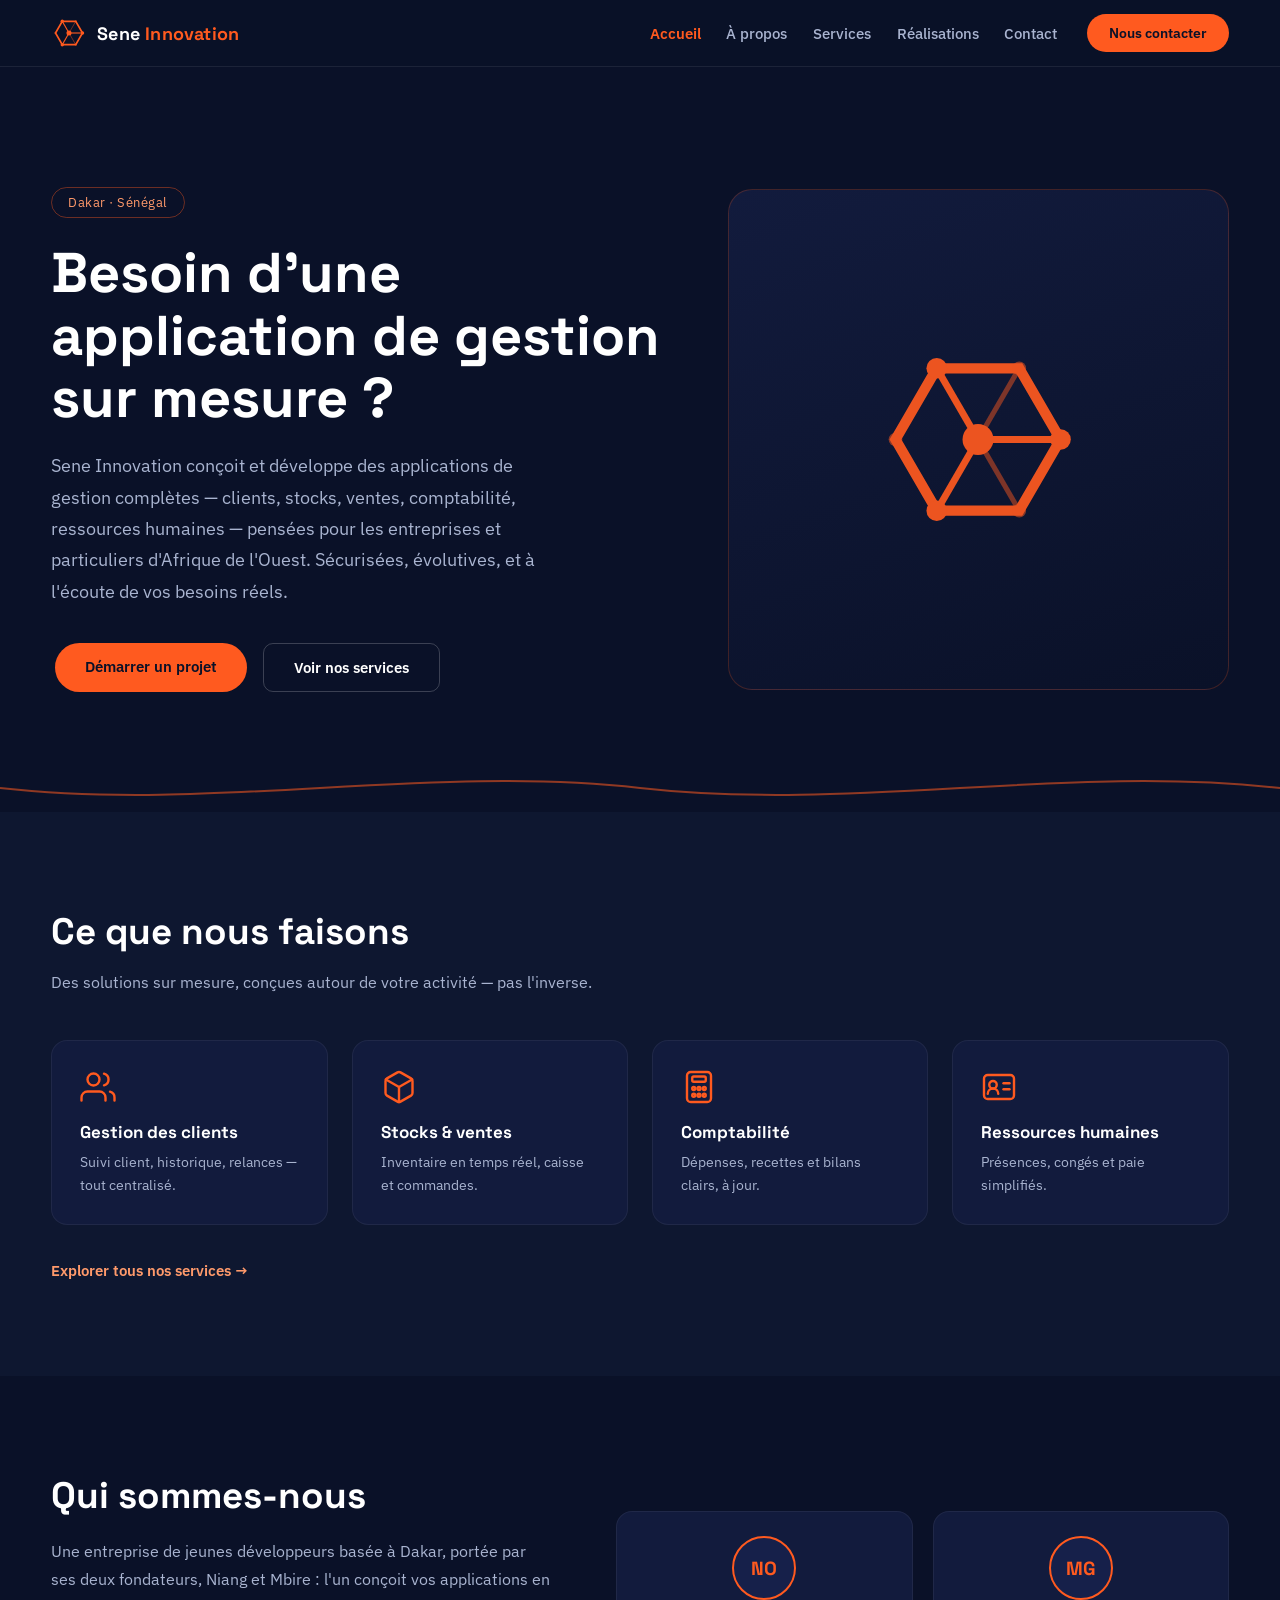
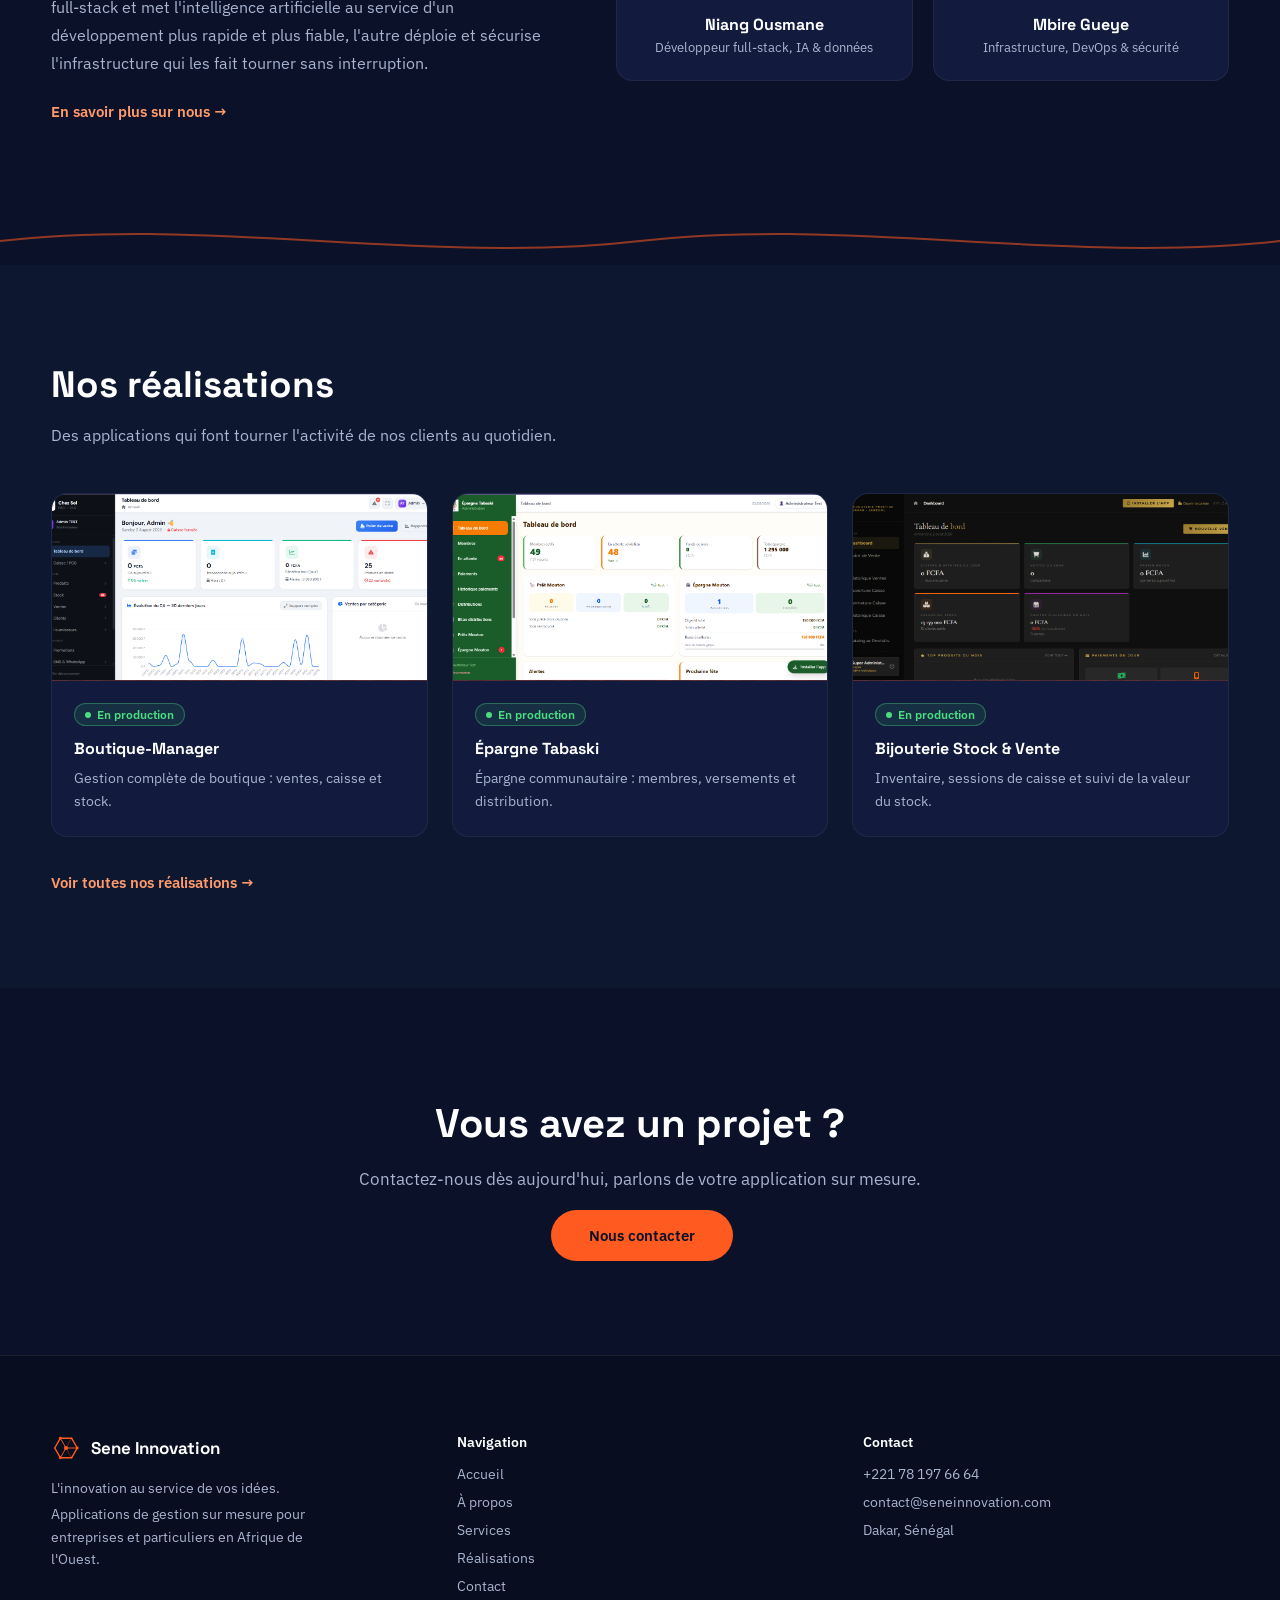
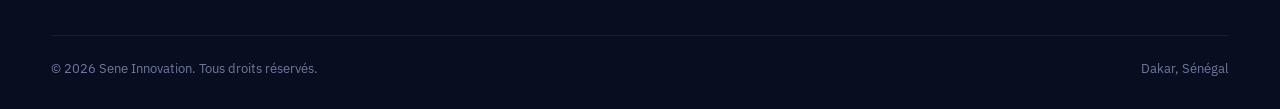
<file: index.html>
<!DOCTYPE html>
<html lang="fr">
<head>
<meta charset="utf-8">
<title>Sene Innovation — Applications de gestion sur mesure</title>
<meta name="viewport" content="width=device-width, initial-scale=1">
<link rel="icon" href="favicon.ico" sizes="any">
<link rel="icon" href="assets/favicon.svg?v=2" type="image/svg+xml">
<link rel="icon" type="image/png" sizes="32x32" href="assets/favicon-32.png?v=2">
<link rel="icon" type="image/png" sizes="192x192" href="assets/favicon-192.png?v=2">
<link rel="apple-touch-icon" href="assets/apple-touch-icon.png?v=2">
<meta name="theme-color" content="#0A1128">
<link rel="preconnect" href="https://fonts.googleapis.com">
<link href="https://fonts.googleapis.com/css2?family=Space+Grotesk:wght@500;600;700&family=IBM+Plex+Sans:wght@400;500;600&display=swap" rel="stylesheet">
<link rel="stylesheet" href="assets/style.css?v=4">
<noscript><style>[data-reveal]{opacity:1!important;transform:none!important}</style></noscript>
</head>
<body>

<header class="site-header">
  <a href="index.html" class="brand">
    <img src="assets/logo.svg" alt="Sene Innovation">
    <span>Sene <em>Innovation</em></span>
  </a>
  <nav>
    <a href="index.html" class="nav-link active">Accueil</a>
    <a href="a-propos.html" class="nav-link">À propos</a>
    <a href="services.html" class="nav-link">Services</a>
    <a href="realisations.html" class="nav-link">Réalisations</a>
    <a href="contact.html" class="nav-link">Contact</a>
    <a href="contact.html" class="btn-primary">Nous contacter</a>
  </nav>
</header>

<section class="hero-split">
  <div>
    <span class="eyebrow">Dakar · Sénégal</span>
    <h1>Besoin d'une application de gestion sur mesure ?</h1>
    <p>Sene Innovation conçoit et développe des applications de gestion complètes — clients, stocks, ventes, comptabilité, ressources humaines — pensées pour les entreprises et particuliers d'Afrique de l'Ouest. Sécurisées, évolutives, et à l'écoute de vos besoins réels.</p>
    <div class="hero-actions">
      <a href="contact.html" class="btn-primary" style="padding:14px 30px;font-size:15px;">Démarrer un projet</a>
      <a href="services.html" class="btn-outline">Voir nos services</a>
    </div>
  </div>
  <div class="hero-visual">
    <img src="assets/logo.svg" alt="">
  </div>
</section>

<svg class="wave-divider" viewBox="0 0 1440 48" preserveAspectRatio="none"><path d="M0,24 C240,48 480,0 720,24 C960,48 1200,0 1440,24" fill="none" stroke="#FF5A1F" stroke-width="2" opacity="0.55"/></svg>

<section class="section section-alt">
  <div class="section-inner" data-reveal>
    <h2 class="section-title">Ce que nous faisons</h2>
    <p class="section-lead">Des solutions sur mesure, conçues autour de votre activité — pas l'inverse.</p>
    <div class="card-grid">
      <div class="info-card">
        <svg class="svc-icon" viewBox="0 0 24 24" aria-hidden="true"><path d="M17 21v-2a4 4 0 0 0-4-4H5a4 4 0 0 0-4 4v2"/><circle cx="9" cy="7" r="4"/><path d="M23 21v-2a4 4 0 0 0-3-3.87"/><path d="M16 3.13a4 4 0 0 1 0 7.75"/></svg>
        <h3>Gestion des clients</h3>
        <p>Suivi client, historique, relances — tout centralisé.</p>
      </div>
      <div class="info-card">
        <svg class="svc-icon" viewBox="0 0 24 24" aria-hidden="true"><path d="M21 16V8a2 2 0 0 0-1-1.73l-7-4a2 2 0 0 0-2 0l-7 4A2 2 0 0 0 3 8v8a2 2 0 0 0 1 1.73l7 4a2 2 0 0 0 2 0l7-4A2 2 0 0 0 21 16z"/><polyline points="3.27 6.96 12 12.01 20.73 6.96"/><line x1="12" y1="22.08" x2="12" y2="12"/></svg>
        <h3>Stocks &amp; ventes</h3>
        <p>Inventaire en temps réel, caisse et commandes.</p>
      </div>
      <div class="info-card">
        <svg class="svc-icon" viewBox="0 0 24 24" aria-hidden="true"><rect x="4" y="2" width="16" height="20" rx="2.5"/><rect x="7.5" y="5" width="9" height="3.5" rx="1"/><circle cx="8.5" cy="13" r="1"/><circle cx="12" cy="13" r="1"/><circle cx="15.5" cy="13" r="1"/><circle cx="8.5" cy="17.5" r="1"/><circle cx="12" cy="17.5" r="1"/><circle cx="15.5" cy="17.5" r="1"/></svg>
        <h3>Comptabilité</h3>
        <p>Dépenses, recettes et bilans clairs, à jour.</p>
      </div>
      <div class="info-card">
        <svg class="svc-icon" viewBox="0 0 24 24" aria-hidden="true"><rect x="2" y="4" width="20" height="16" rx="2.5"/><circle cx="8" cy="10.5" r="2.5"/><path d="M4.5 16.5a3.5 3.5 0 0 1 7 0"/><line x1="15" y1="9.5" x2="19" y2="9.5"/><line x1="15" y1="13.5" x2="19" y2="13.5"/></svg>
        <h3>Ressources humaines</h3>
        <p>Présences, congés et paie simplifiés.</p>
      </div>
    </div>
    <a href="services.html" class="link-arrow" style="margin-top:36px;">Explorer tous nos services →</a>
  </div>
</section>

<section class="section">
  <div data-reveal>
    <div class="split-block">
      <div>
        <h2 class="section-title" style="margin-bottom:18px;">Qui sommes-nous</h2>
        <p style="line-height:1.75;margin:0 0 24px;">Une entreprise de jeunes développeurs basée à Dakar, portée par ses deux fondateurs, Niang et Mbire : l'un conçoit vos applications en full-stack et met l'intelligence artificielle au service d'un développement plus rapide et plus fiable, l'autre déploie et sécurise l'infrastructure qui les fait tourner sans interruption.</p>
        <a href="a-propos.html" class="link-arrow">En savoir plus sur nous →</a>
      </div>
      <div class="team-grid">
        <div class="team-card">
          <div class="avatar-circle">NO</div>
          <h3>Niang Ousmane</h3>
          <p class="role">Développeur full-stack, IA &amp; données</p>
        </div>
        <div class="team-card">
          <div class="avatar-circle">MG</div>
          <h3>Mbire Gueye</h3>
          <p class="role">Infrastructure, DevOps &amp; sécurité</p>
        </div>
      </div>
    </div>
  </div>
</section>

<svg class="wave-divider" viewBox="0 0 1440 48" preserveAspectRatio="none" style="transform:scaleY(-1);"><path d="M0,24 C240,48 480,0 720,24 C960,48 1200,0 1440,24" fill="none" stroke="#FF5A1F" stroke-width="2" opacity="0.55"/></svg>

<section class="section section-alt">
  <div class="section-inner" data-reveal>
    <h2 class="section-title">Nos réalisations</h2>
    <p class="section-lead">Des applications qui font tourner l'activité de nos clients au quotidien.</p>
    <div class="portfolio-grid">
      <div class="portfolio-card">
        <div class="portfolio-thumb">
          <img class="thumb-shot" src="assets/captures/boutique-manager.png" alt="Tableau de bord de l'application Boutique-Manager" loading="lazy">
          <span>capture — Boutique-Manager</span>
        </div>
        <div class="body">
          <div class="badge-row"><span class="status-badge">En production</span></div>
          <h3>Boutique-Manager</h3>
          <p>Gestion complète de boutique : ventes, caisse et stock.</p>
        </div>
      </div>
      <div class="portfolio-card">
        <div class="portfolio-thumb">
          <img class="thumb-shot" src="assets/captures/epargne-tabaski.png" alt="Tableau de bord de l'application Épargne Tabaski" loading="lazy">
          <span>capture — Épargne Tabaski</span>
        </div>
        <div class="body">
          <div class="badge-row"><span class="status-badge">En production</span></div>
          <h3>Épargne Tabaski</h3>
          <p>Épargne communautaire : membres, versements et distribution.</p>
        </div>
      </div>
      <div class="portfolio-card">
        <div class="portfolio-thumb">
          <img class="thumb-shot" src="assets/captures/bijouterie.png" alt="Tableau de bord de l'application Bijouterie Stock et Vente" loading="lazy">
          <span>capture — Bijouterie Stock &amp; Vente</span>
        </div>
        <div class="body">
          <div class="badge-row"><span class="status-badge">En production</span></div>
          <h3>Bijouterie Stock &amp; Vente</h3>
          <p>Inventaire, sessions de caisse et suivi de la valeur du stock.</p>
        </div>
      </div>
    </div>
    <a href="realisations.html" class="link-arrow" style="margin-top:36px;">Voir toutes nos réalisations →</a>
  </div>
</section>

<section class="cta-section">
  <div class="cta-inner" data-reveal>
    <h2>Vous avez un projet ?</h2>
    <p>Contactez-nous dès aujourd'hui, parlons de votre application sur mesure.</p>
    <a href="contact.html" class="btn-primary" style="padding:16px 38px;font-size:15px;">Nous contacter</a>
  </div>
</section>

<footer class="site-footer">
  <div class="footer-grid">
    <div>
      <div class="footer-brand">
        <img src="assets/logo.svg" alt="Sene Innovation">
        <span>Sene Innovation</span>
      </div>
      <p>L'innovation au service de vos idées.</p>
      <p>Applications de gestion sur mesure pour entreprises et particuliers en Afrique de l'Ouest.</p>
      <!-- Réseaux sociaux : remplacer A_COMPLETER par l'adresse réelle de chaque page.
           Tant qu'un lien n'est pas renseigné, main.js masque automatiquement son bouton,
           ce qui évite de publier un lien mort. -->
      <div class="social-links">
        <a href="https://www.facebook.com/A_COMPLETER" target="_blank" rel="noopener" class="social-link facebook" aria-label="Suivez-nous sur Facebook">
          <svg viewBox="0 0 24 24" aria-hidden="true"><path d="M24 12.07C24 5.4 18.63 0 12 0S0 5.4 0 12.07C0 18.1 4.39 23.1 10.13 24v-8.44H7.08v-3.49h3.05V9.41c0-3.02 1.79-4.69 4.53-4.69 1.31 0 2.68.24 2.68.24v2.97h-1.51c-1.49 0-1.96.93-1.96 1.89v2.25h3.33l-.53 3.49h-2.8V24C19.61 23.1 24 18.1 24 12.07z"/></svg>
        </a>
        <a href="https://www.instagram.com/A_COMPLETER" target="_blank" rel="noopener" class="social-link instagram" aria-label="Suivez-nous sur Instagram">
          <svg viewBox="0 0 24 24" aria-hidden="true"><path d="M12 2.16c3.2 0 3.58.01 4.85.07 1.17.05 1.8.25 2.23.41.56.22.96.48 1.38.9.42.42.68.82.9 1.38.16.42.36 1.06.41 2.23.06 1.27.07 1.65.07 4.85s-.01 3.58-.07 4.85c-.05 1.17-.25 1.8-.41 2.23-.22.56-.48.96-.9 1.38-.42.42-.82.68-1.38.9-.42.16-1.06.36-2.23.41-1.27.06-1.65.07-4.85.07s-3.58-.01-4.85-.07c-1.17-.05-1.8-.25-2.23-.41-.56-.22-.96-.48-1.38-.9-.42-.42-.68-.82-.9-1.38-.16-.42-.36-1.06-.41-2.23-.06-1.27-.07-1.65-.07-4.85s.01-3.58.07-4.85c.05-1.17.25-1.8.41-2.23.22-.56.48-.96.9-1.38.42-.42.82-.68 1.38-.9.42-.16 1.06-.36 2.23-.41 1.27-.06 1.65-.07 4.85-.07M12 0C8.74 0 8.33.01 7.05.07 5.78.13 4.9.33 4.14.63c-.79.31-1.46.72-2.13 1.38C1.35 2.68.94 3.35.63 4.14.33 4.9.13 5.78.07 7.05.01 8.33 0 8.74 0 12s.01 3.67.07 4.95c.06 1.27.26 2.15.56 2.91.31.79.72 1.46 1.38 2.13.67.67 1.34 1.07 2.13 1.38.76.3 1.64.5 2.91.56C8.33 23.99 8.74 24 12 24s3.67-.01 4.95-.07c1.27-.06 2.15-.26 2.91-.56.79-.31 1.46-.71 2.13-1.38.67-.67 1.07-1.34 1.38-2.13.3-.76.5-1.64.56-2.91.06-1.28.07-1.69.07-4.95s-.01-3.67-.07-4.95c-.06-1.27-.26-2.15-.56-2.91-.31-.79-.71-1.46-1.38-2.13C21.32 1.35 20.65.94 19.86.63c-.76-.3-1.64-.5-2.91-.56C15.67.01 15.26 0 12 0z"/><path d="M12 5.84A6.16 6.16 0 1 0 18.16 12 6.16 6.16 0 0 0 12 5.84zM12 16a4 4 0 1 1 4-4 4 4 0 0 1-4 4z"/><circle cx="18.41" cy="5.59" r="1.44"/></svg>
        </a>
        <a href="https://www.tiktok.com/@A_COMPLETER" target="_blank" rel="noopener" class="social-link tiktok" aria-label="Suivez-nous sur TikTok">
          <svg viewBox="0 0 24 24" aria-hidden="true"><path d="M12.53.02C13.84 0 15.14.01 16.44 0c.08 1.53.63 3.09 1.75 4.17 1.12 1.11 2.7 1.62 4.24 1.79v4.03c-1.44-.05-2.89-.35-4.2-.97-.57-.26-1.1-.59-1.62-.93-.01 2.92.01 5.84-.02 8.75-.08 1.4-.54 2.79-1.35 3.94-1.31 1.92-3.58 3.17-5.91 3.21-1.43.08-2.86-.31-4.08-1.03-2.02-1.19-3.44-3.37-3.65-5.71-.02-.5-.03-1-.01-1.49.18-1.9 1.12-3.72 2.58-4.96 1.66-1.44 3.98-2.13 6.15-1.72.02 1.48-.04 2.96-.04 4.44-.99-.32-2.15-.23-3.02.37-.63.41-1.11 1.04-1.36 1.75-.21.51-.15 1.07-.14 1.61.24 1.64 1.82 3.02 3.5 2.87 1.12-.01 2.19-.66 2.77-1.61.19-.33.4-.67.41-1.06.1-1.79.06-3.57.07-5.36.01-4.03-.01-8.05.02-12.07z"/></svg>
        </a>
      </div>
    </div>
    <div>
      <div class="footer-heading">Navigation</div>
      <div class="footer-links">
        <a href="index.html">Accueil</a>
        <a href="a-propos.html">À propos</a>
        <a href="services.html">Services</a>
        <a href="realisations.html">Réalisations</a>
        <a href="contact.html">Contact</a>
      </div>
    </div>
    <div>
      <div class="footer-heading">Contact</div>
      <div class="footer-links">
        <a href="tel:+221781976664">+221 78 197 66 64</a>
        <a href="mailto:contact@seneinnovation.com">contact@seneinnovation.com</a>
        <span>Dakar, Sénégal</span>
      </div>
    </div>
  </div>
  <div class="footer-bottom">
    <span>© 2026 Sene Innovation. Tous droits réservés.</span>
    <span>Dakar, Sénégal</span>
  </div>
</footer>

<script src="assets/main.js?v=4"></script>
</body>
</html>
</file>
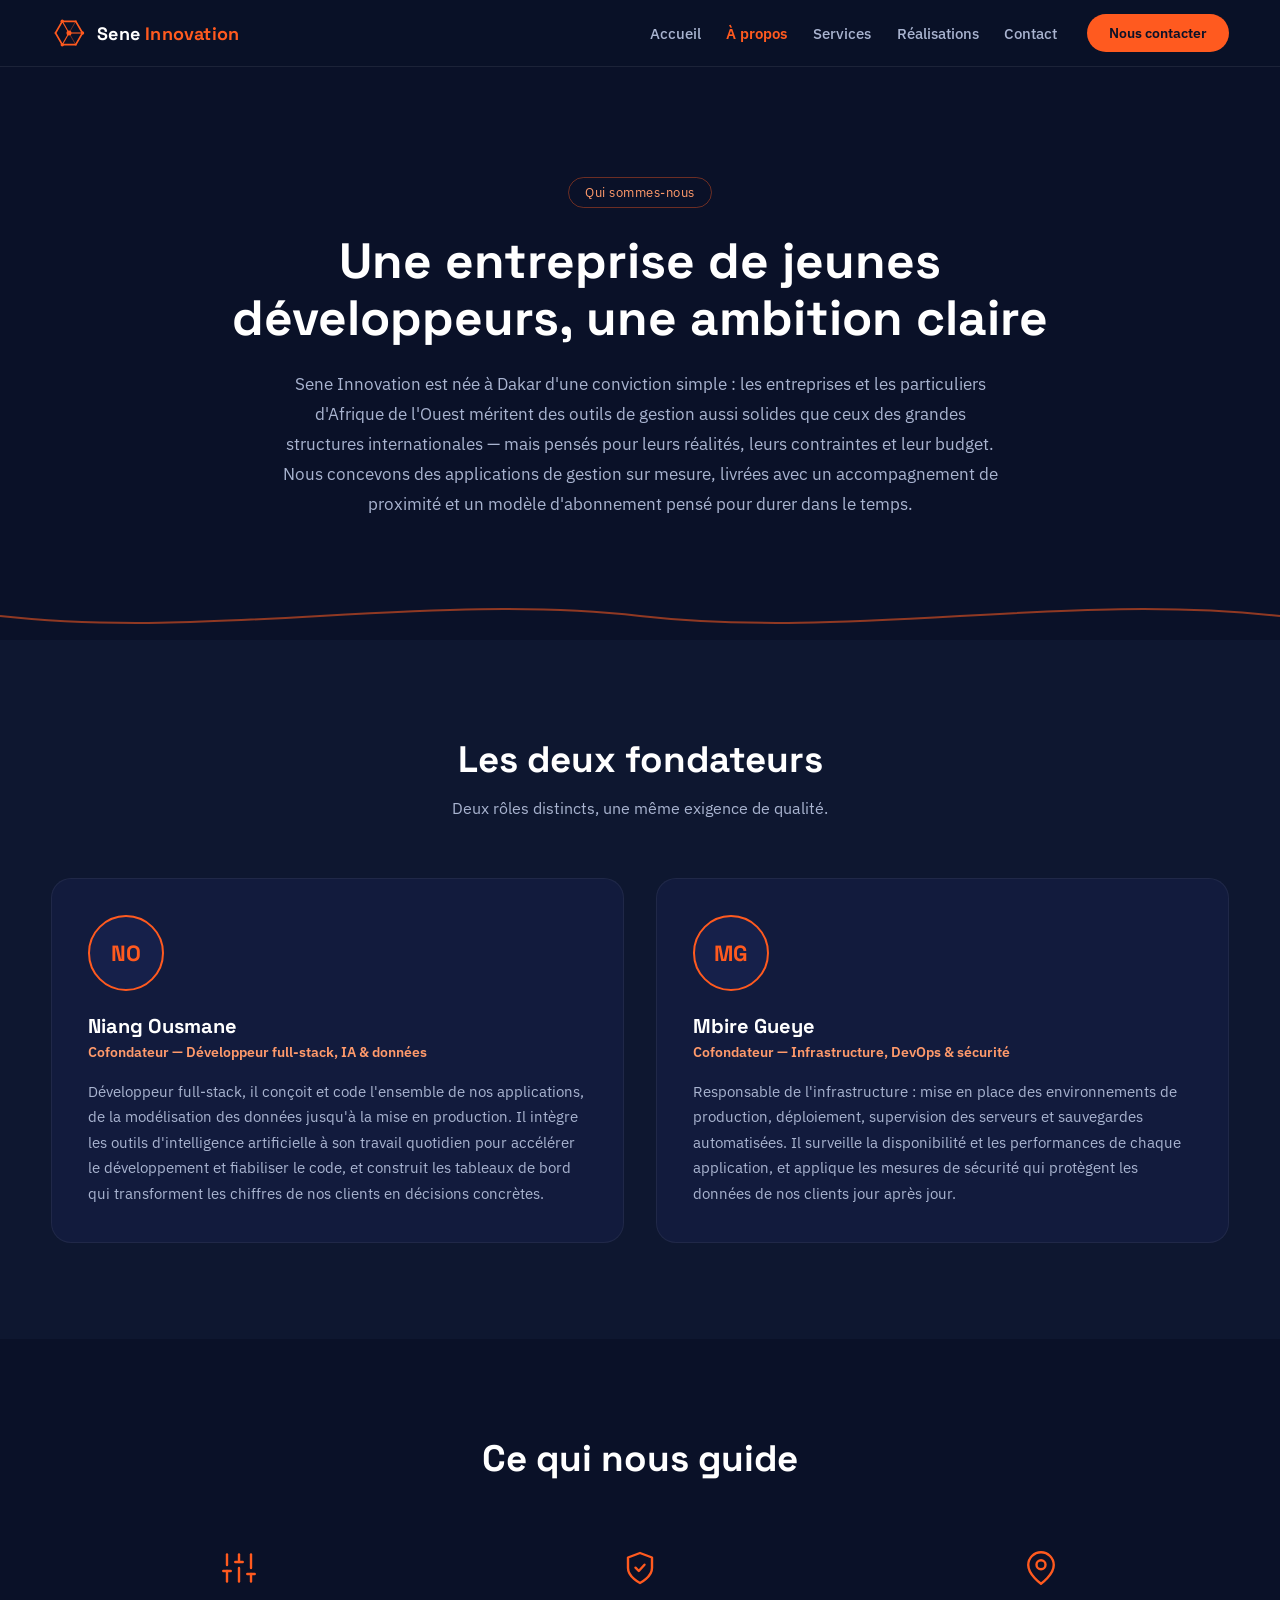
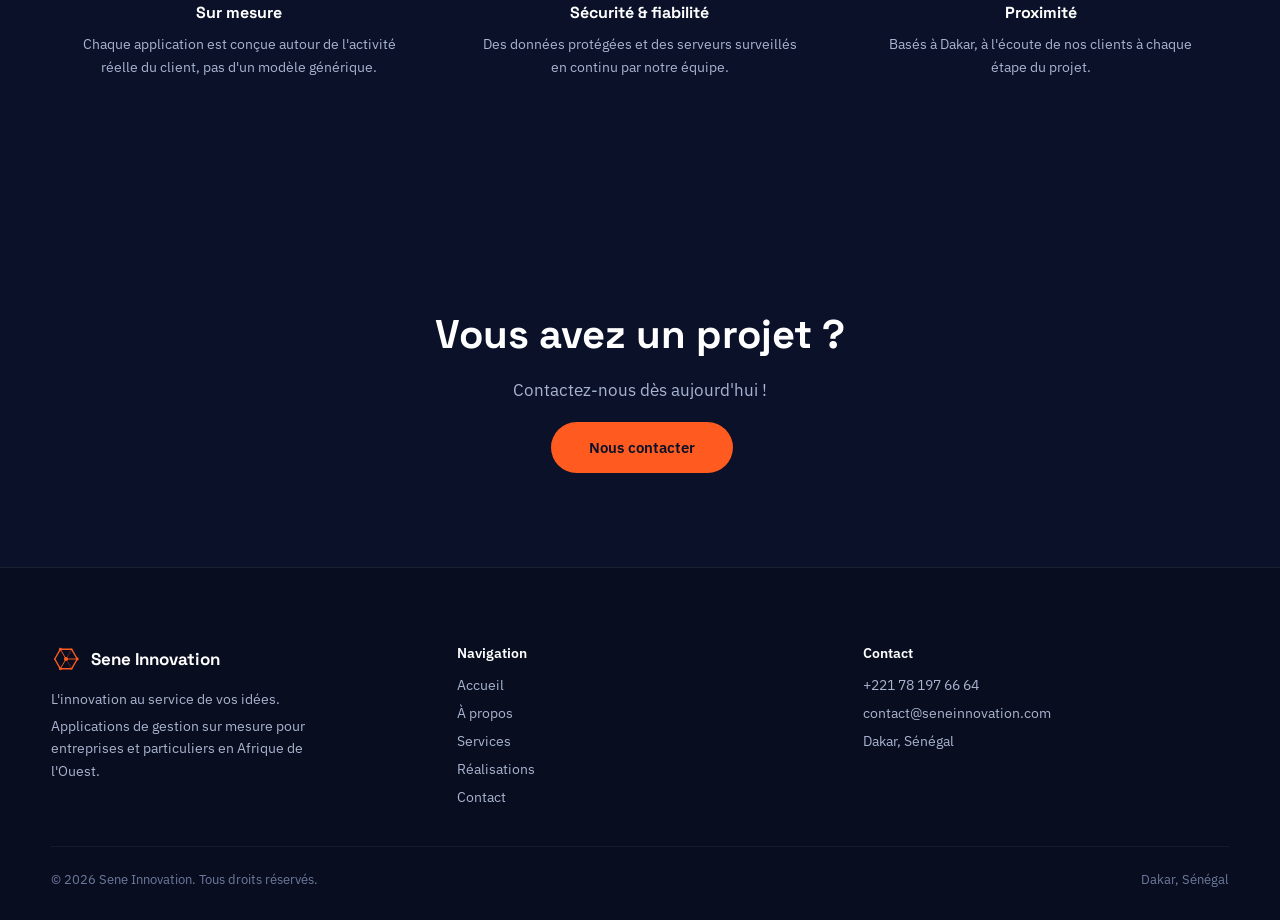
<file: a-propos.html>
<!DOCTYPE html>
<html lang="fr">
<head>
<meta charset="utf-8">
<title>À propos — Sene Innovation</title>
<meta name="viewport" content="width=device-width, initial-scale=1">
<link rel="icon" href="favicon.ico" sizes="any">
<link rel="icon" href="assets/favicon.svg?v=2" type="image/svg+xml">
<link rel="icon" type="image/png" sizes="32x32" href="assets/favicon-32.png?v=2">
<link rel="icon" type="image/png" sizes="192x192" href="assets/favicon-192.png?v=2">
<link rel="apple-touch-icon" href="assets/apple-touch-icon.png?v=2">
<meta name="theme-color" content="#0A1128">
<link rel="preconnect" href="https://fonts.googleapis.com">
<link href="https://fonts.googleapis.com/css2?family=Space+Grotesk:wght@500;600;700&family=IBM+Plex+Sans:wght@400;500;600&display=swap" rel="stylesheet">
<link rel="stylesheet" href="assets/style.css?v=4">
<noscript><style>[data-reveal]{opacity:1!important;transform:none!important}</style></noscript>
</head>
<body>

<header class="site-header">
  <a href="index.html" class="brand">
    <img src="assets/logo.svg" alt="Sene Innovation">
    <span>Sene <em>Innovation</em></span>
  </a>
  <nav>
    <a href="index.html" class="nav-link">Accueil</a>
    <a href="a-propos.html" class="nav-link active">À propos</a>
    <a href="services.html" class="nav-link">Services</a>
    <a href="realisations.html" class="nav-link">Réalisations</a>
    <a href="contact.html" class="nav-link">Contact</a>
    <a href="contact.html" class="btn-primary">Nous contacter</a>
  </nav>
</header>

<section class="page-hero">
  <span class="eyebrow">Qui sommes-nous</span>
  <h1>Une entreprise de jeunes développeurs, une ambition claire</h1>
  <p>Sene Innovation est née à Dakar d'une conviction simple : les entreprises et les particuliers d'Afrique de l'Ouest méritent des outils de gestion aussi solides que ceux des grandes structures internationales — mais pensés pour leurs réalités, leurs contraintes et leur budget. Nous concevons des applications de gestion sur mesure, livrées avec un accompagnement de proximité et un modèle d'abonnement pensé pour durer dans le temps.</p>
</section>

<svg class="wave-divider" viewBox="0 0 1440 48" preserveAspectRatio="none"><path d="M0,24 C240,48 480,0 720,24 C960,48 1200,0 1440,24" fill="none" stroke="#FF5A1F" stroke-width="2" opacity="0.55"/></svg>

<section class="section section-alt">
  <div class="section-inner" data-reveal>
    <h2 class="section-title centered">Les deux fondateurs</h2>
    <p class="section-lead centered">Deux rôles distincts, une même exigence de qualité.</p>
    <div class="team-grid wide">
      <div class="team-card large">
        <div class="avatar-circle">NO</div>
        <h3>Niang Ousmane</h3>
        <p class="role">Cofondateur — Développeur full-stack, IA &amp; données</p>
        <p class="bio">Développeur full-stack, il conçoit et code l'ensemble de nos applications, de la modélisation des données jusqu'à la mise en production. Il intègre les outils d'intelligence artificielle à son travail quotidien pour accélérer le développement et fiabiliser le code, et construit les tableaux de bord qui transforment les chiffres de nos clients en décisions concrètes.</p>
      </div>
      <div class="team-card large">
        <div class="avatar-circle">MG</div>
        <h3>Mbire Gueye</h3>
        <p class="role">Cofondateur — Infrastructure, DevOps &amp; sécurité</p>
        <p class="bio">Responsable de l'infrastructure : mise en place des environnements de production, déploiement, supervision des serveurs et sauvegardes automatisées. Il surveille la disponibilité et les performances de chaque application, et applique les mesures de sécurité qui protègent les données de nos clients jour après jour.</p>
      </div>
    </div>
  </div>
</section>

<section class="section">
  <div class="section-inner" data-reveal>
    <h2 class="section-title centered" style="margin-bottom:44px;">Ce qui nous guide</h2>
    <div class="value-grid">
      <div class="value-card">
        <svg class="svc-icon" viewBox="0 0 24 24" aria-hidden="true"><line x1="4" y1="21" x2="4" y2="14"/><line x1="4" y1="10" x2="4" y2="3"/><line x1="12" y1="21" x2="12" y2="12"/><line x1="12" y1="8" x2="12" y2="3"/><line x1="20" y1="21" x2="20" y2="16"/><line x1="20" y1="12" x2="20" y2="3"/><line x1="1.5" y1="14" x2="6.5" y2="14"/><line x1="9.5" y1="8" x2="14.5" y2="8"/><line x1="17.5" y1="16" x2="22.5" y2="16"/></svg>
        <h3>Sur mesure</h3>
        <p>Chaque application est conçue autour de l'activité réelle du client, pas d'un modèle générique.</p>
      </div>
      <div class="value-card">
        <svg class="svc-icon" viewBox="0 0 24 24" aria-hidden="true"><path d="M12 22s8-4 8-10V5l-8-3-8 3v7c0 6 8 10 8 10z"/><polyline points="9 11.8 11.2 14 15 9.8"/></svg>
        <h3>Sécurité &amp; fiabilité</h3>
        <p>Des données protégées et des serveurs surveillés en continu par notre équipe.</p>
      </div>
      <div class="value-card">
        <svg class="svc-icon" viewBox="0 0 24 24" aria-hidden="true"><path d="M20.5 10c0 6.5-8.5 12.5-8.5 12.5S3.5 16.5 3.5 10a8.5 8.5 0 0 1 17 0z"/><circle cx="12" cy="9.8" r="3"/></svg>
        <h3>Proximité</h3>
        <p>Basés à Dakar, à l'écoute de nos clients à chaque étape du projet.</p>
      </div>
    </div>
  </div>
</section>

<section class="cta-section">
  <div class="cta-inner" data-reveal>
    <h2>Vous avez un projet ?</h2>
    <p>Contactez-nous dès aujourd'hui !</p>
    <a href="contact.html" class="btn-primary" style="padding:16px 38px;font-size:15px;">Nous contacter</a>
  </div>
</section>

<footer class="site-footer">
  <div class="footer-grid">
    <div>
      <div class="footer-brand">
        <img src="assets/logo.svg" alt="Sene Innovation">
        <span>Sene Innovation</span>
      </div>
      <p>L'innovation au service de vos idées.</p>
      <p>Applications de gestion sur mesure pour entreprises et particuliers en Afrique de l'Ouest.</p>
      <!-- Réseaux sociaux : remplacer A_COMPLETER par l'adresse réelle de chaque page.
           Tant qu'un lien n'est pas renseigné, main.js masque automatiquement son bouton,
           ce qui évite de publier un lien mort. -->
      <div class="social-links">
        <a href="https://www.facebook.com/A_COMPLETER" target="_blank" rel="noopener" class="social-link facebook" aria-label="Suivez-nous sur Facebook">
          <svg viewBox="0 0 24 24" aria-hidden="true"><path d="M24 12.07C24 5.4 18.63 0 12 0S0 5.4 0 12.07C0 18.1 4.39 23.1 10.13 24v-8.44H7.08v-3.49h3.05V9.41c0-3.02 1.79-4.69 4.53-4.69 1.31 0 2.68.24 2.68.24v2.97h-1.51c-1.49 0-1.96.93-1.96 1.89v2.25h3.33l-.53 3.49h-2.8V24C19.61 23.1 24 18.1 24 12.07z"/></svg>
        </a>
        <a href="https://www.instagram.com/A_COMPLETER" target="_blank" rel="noopener" class="social-link instagram" aria-label="Suivez-nous sur Instagram">
          <svg viewBox="0 0 24 24" aria-hidden="true"><path d="M12 2.16c3.2 0 3.58.01 4.85.07 1.17.05 1.8.25 2.23.41.56.22.96.48 1.38.9.42.42.68.82.9 1.38.16.42.36 1.06.41 2.23.06 1.27.07 1.65.07 4.85s-.01 3.58-.07 4.85c-.05 1.17-.25 1.8-.41 2.23-.22.56-.48.96-.9 1.38-.42.42-.82.68-1.38.9-.42.16-1.06.36-2.23.41-1.27.06-1.65.07-4.85.07s-3.58-.01-4.85-.07c-1.17-.05-1.8-.25-2.23-.41-.56-.22-.96-.48-1.38-.9-.42-.42-.68-.82-.9-1.38-.16-.42-.36-1.06-.41-2.23-.06-1.27-.07-1.65-.07-4.85s.01-3.58.07-4.85c.05-1.17.25-1.8.41-2.23.22-.56.48-.96.9-1.38.42-.42.82-.68 1.38-.9.42-.16 1.06-.36 2.23-.41 1.27-.06 1.65-.07 4.85-.07M12 0C8.74 0 8.33.01 7.05.07 5.78.13 4.9.33 4.14.63c-.79.31-1.46.72-2.13 1.38C1.35 2.68.94 3.35.63 4.14.33 4.9.13 5.78.07 7.05.01 8.33 0 8.74 0 12s.01 3.67.07 4.95c.06 1.27.26 2.15.56 2.91.31.79.72 1.46 1.38 2.13.67.67 1.34 1.07 2.13 1.38.76.3 1.64.5 2.91.56C8.33 23.99 8.74 24 12 24s3.67-.01 4.95-.07c1.27-.06 2.15-.26 2.91-.56.79-.31 1.46-.71 2.13-1.38.67-.67 1.07-1.34 1.38-2.13.3-.76.5-1.64.56-2.91.06-1.28.07-1.69.07-4.95s-.01-3.67-.07-4.95c-.06-1.27-.26-2.15-.56-2.91-.31-.79-.71-1.46-1.38-2.13C21.32 1.35 20.65.94 19.86.63c-.76-.3-1.64-.5-2.91-.56C15.67.01 15.26 0 12 0z"/><path d="M12 5.84A6.16 6.16 0 1 0 18.16 12 6.16 6.16 0 0 0 12 5.84zM12 16a4 4 0 1 1 4-4 4 4 0 0 1-4 4z"/><circle cx="18.41" cy="5.59" r="1.44"/></svg>
        </a>
        <a href="https://www.tiktok.com/@A_COMPLETER" target="_blank" rel="noopener" class="social-link tiktok" aria-label="Suivez-nous sur TikTok">
          <svg viewBox="0 0 24 24" aria-hidden="true"><path d="M12.53.02C13.84 0 15.14.01 16.44 0c.08 1.53.63 3.09 1.75 4.17 1.12 1.11 2.7 1.62 4.24 1.79v4.03c-1.44-.05-2.89-.35-4.2-.97-.57-.26-1.1-.59-1.62-.93-.01 2.92.01 5.84-.02 8.75-.08 1.4-.54 2.79-1.35 3.94-1.31 1.92-3.58 3.17-5.91 3.21-1.43.08-2.86-.31-4.08-1.03-2.02-1.19-3.44-3.37-3.65-5.71-.02-.5-.03-1-.01-1.49.18-1.9 1.12-3.72 2.58-4.96 1.66-1.44 3.98-2.13 6.15-1.72.02 1.48-.04 2.96-.04 4.44-.99-.32-2.15-.23-3.02.37-.63.41-1.11 1.04-1.36 1.75-.21.51-.15 1.07-.14 1.61.24 1.64 1.82 3.02 3.5 2.87 1.12-.01 2.19-.66 2.77-1.61.19-.33.4-.67.41-1.06.1-1.79.06-3.57.07-5.36.01-4.03-.01-8.05.02-12.07z"/></svg>
        </a>
      </div>
    </div>
    <div>
      <div class="footer-heading">Navigation</div>
      <div class="footer-links">
        <a href="index.html">Accueil</a>
        <a href="a-propos.html">À propos</a>
        <a href="services.html">Services</a>
        <a href="realisations.html">Réalisations</a>
        <a href="contact.html">Contact</a>
      </div>
    </div>
    <div>
      <div class="footer-heading">Contact</div>
      <div class="footer-links">
        <a href="tel:+221781976664">+221 78 197 66 64</a>
        <a href="mailto:contact@seneinnovation.com">contact@seneinnovation.com</a>
        <span>Dakar, Sénégal</span>
      </div>
    </div>
  </div>
  <div class="footer-bottom">
    <span>© 2026 Sene Innovation. Tous droits réservés.</span>
    <span>Dakar, Sénégal</span>
  </div>
</footer>

<script src="assets/main.js?v=4"></script>
</body>
</html>
</file>
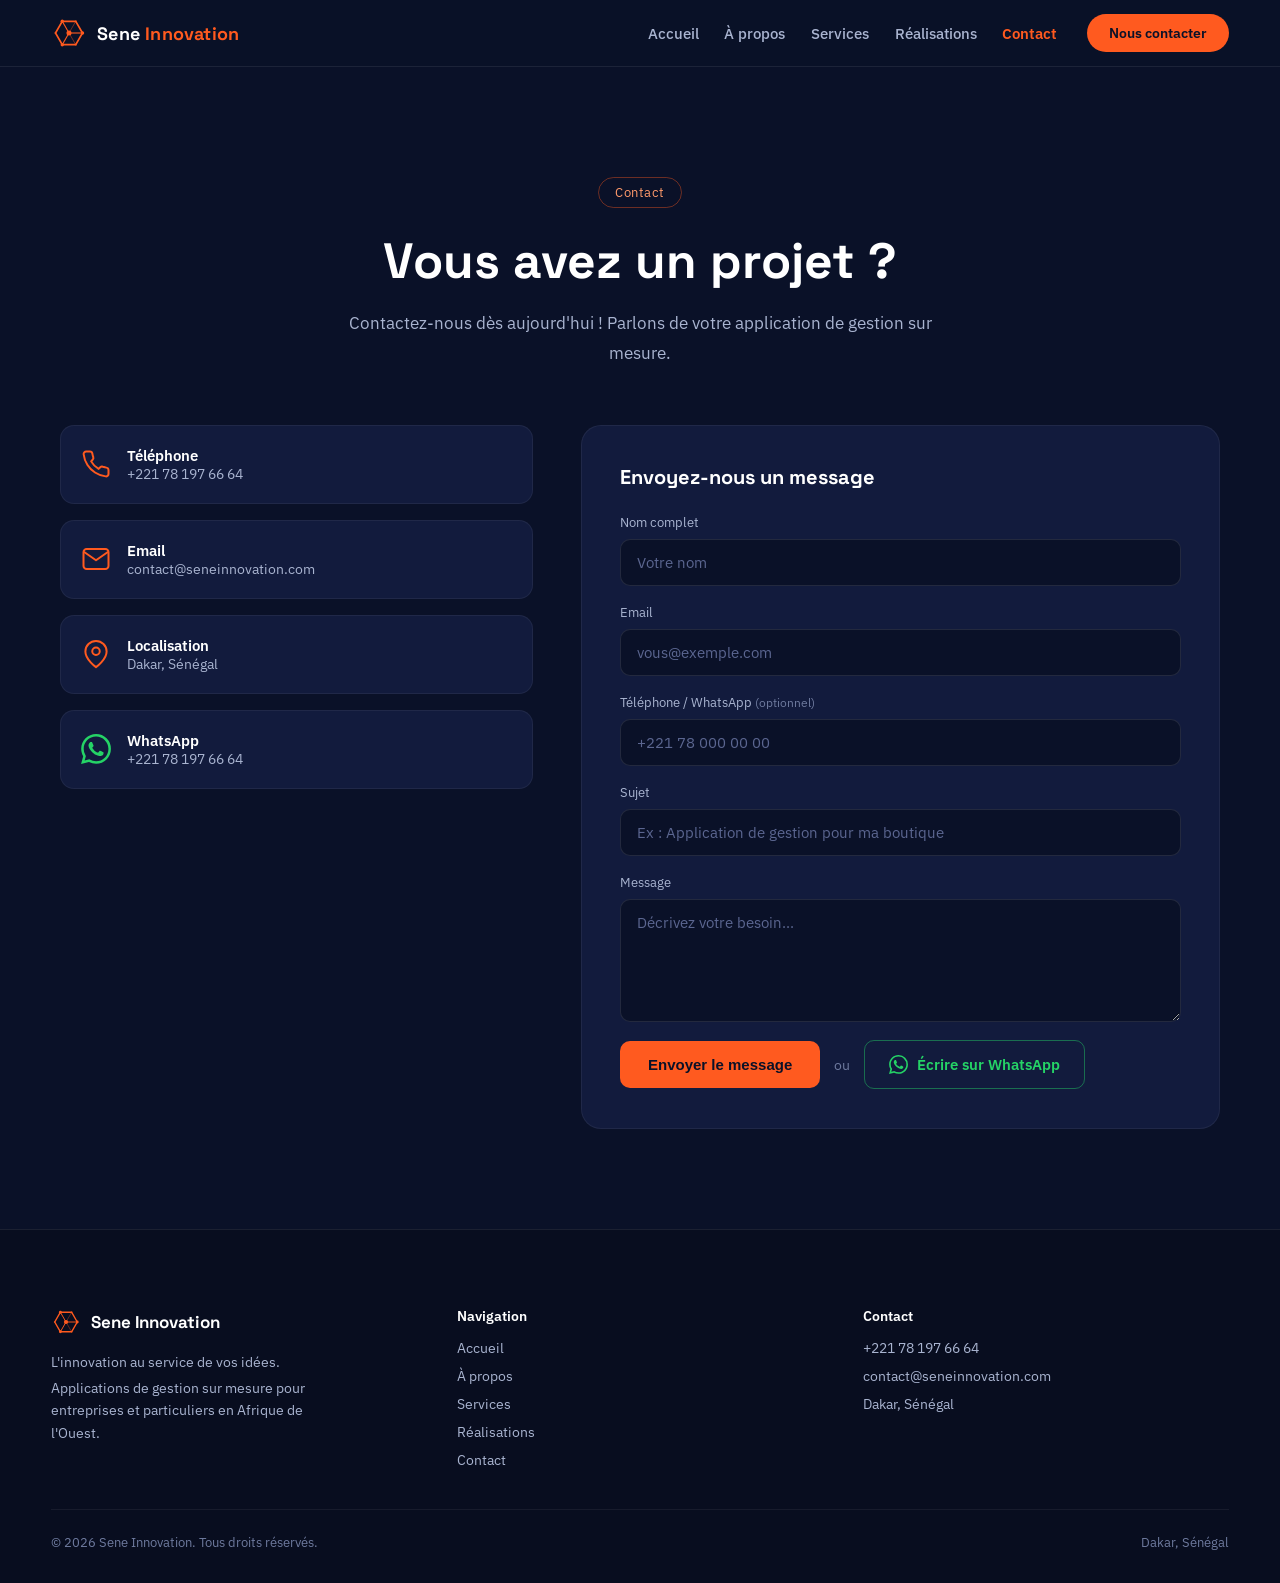
<file: contact.html>
<!DOCTYPE html>
<html lang="fr">
<head>
<meta charset="utf-8">
<title>Contact — Sene Innovation</title>
<meta name="viewport" content="width=device-width, initial-scale=1">
<link rel="icon" href="favicon.ico" sizes="any">
<link rel="icon" href="assets/favicon.svg?v=2" type="image/svg+xml">
<link rel="icon" type="image/png" sizes="32x32" href="assets/favicon-32.png?v=2">
<link rel="icon" type="image/png" sizes="192x192" href="assets/favicon-192.png?v=2">
<link rel="apple-touch-icon" href="assets/apple-touch-icon.png?v=2">
<meta name="theme-color" content="#0A1128">
<link rel="preconnect" href="https://fonts.googleapis.com">
<link href="https://fonts.googleapis.com/css2?family=Space+Grotesk:wght@500;600;700&family=IBM+Plex+Sans:wght@400;500;600&display=swap" rel="stylesheet">
<link rel="stylesheet" href="assets/style.css?v=4">
<noscript><style>[data-reveal]{opacity:1!important;transform:none!important}</style></noscript>
</head>
<body>

<header class="site-header">
  <a href="index.html" class="brand">
    <img src="assets/logo.svg" alt="Sene Innovation">
    <span>Sene <em>Innovation</em></span>
  </a>
  <nav>
    <a href="index.html" class="nav-link">Accueil</a>
    <a href="a-propos.html" class="nav-link">À propos</a>
    <a href="services.html" class="nav-link">Services</a>
    <a href="realisations.html" class="nav-link">Réalisations</a>
    <a href="contact.html" class="nav-link active">Contact</a>
    <a href="contact.html" class="btn-primary">Nous contacter</a>
  </nav>
</header>

<section class="contact-hero">
  <span class="eyebrow">Contact</span>
  <h1>Vous avez un projet ?</h1>
  <p>Contactez-nous dès aujourd'hui ! Parlons de votre application de gestion sur mesure.</p>
</section>

<section class="contact-section">
  <div class="contact-grid">

    <div class="contact-list" data-reveal>
      <a href="tel:+221781976664" class="contact-card">
        <svg class="svc-icon" viewBox="0 0 24 24" aria-hidden="true"><path d="M22 16.9v3a2 2 0 0 1-2.2 2 19.8 19.8 0 0 1-8.6-3.1 19.5 19.5 0 0 1-6-6A19.8 19.8 0 0 1 2.1 4.2 2 2 0 0 1 4.1 2h3a2 2 0 0 1 2 1.7c.1 1 .4 1.9.7 2.8a2 2 0 0 1-.5 2.1L8.1 9.9a16 16 0 0 0 6 6l1.3-1.3a2 2 0 0 1 2.1-.4c.9.3 1.8.6 2.8.7a2 2 0 0 1 1.7 2z"/></svg>
        <div>
          <div class="label">Téléphone</div>
          <div class="value">+221 78 197 66 64</div>
        </div>
      </a>
      <a href="mailto:contact@seneinnovation.com" class="contact-card">
        <svg class="svc-icon" viewBox="0 0 24 24" aria-hidden="true"><rect x="2" y="4" width="20" height="16" rx="2.5"/><polyline points="2.8 6.6 12 13 21.2 6.6"/></svg>
        <div>
          <div class="label">Email</div>
          <div class="value">contact@seneinnovation.com</div>
        </div>
      </a>
      <div class="contact-card">
        <svg class="svc-icon" viewBox="0 0 24 24" aria-hidden="true"><path d="M20.5 10c0 6.5-8.5 12.5-8.5 12.5S3.5 16.5 3.5 10a8.5 8.5 0 0 1 17 0z"/><circle cx="12" cy="9.8" r="3"/></svg>
        <div>
          <div class="label">Localisation</div>
          <div class="value">Dakar, Sénégal</div>
        </div>
      </div>
      <a href="https://wa.me/221781976664?text=Bonjour%20Sene%20Innovation%2C%20je%20souhaite%20discuter%20d%27une%20application%20de%20gestion%20pour%20mon%20activit%C3%A9." target="_blank" rel="noopener" class="contact-card whatsapp">
        <svg width="30" height="30" viewBox="0 0 24 24" fill="#25D366" aria-hidden="true"><path d="M17.472 14.382c-.297-.149-1.758-.867-2.03-.967-.273-.099-.471-.148-.67.15-.197.297-.767.966-.94 1.164-.173.199-.347.223-.644.075-.297-.15-1.255-.463-2.39-1.475-.883-.788-1.48-1.761-1.653-2.059-.173-.297-.018-.458.13-.606.134-.133.298-.347.446-.52.149-.174.198-.298.298-.497.099-.198.05-.371-.025-.52-.075-.149-.669-1.612-.916-2.207-.242-.579-.487-.5-.669-.51a12.8 12.8 0 0 0-.57-.01c-.198 0-.52.074-.792.372-.272.297-1.04 1.016-1.04 2.479 0 1.462 1.065 2.875 1.213 3.074.149.198 2.096 3.2 5.077 4.487.709.306 1.262.489 1.694.625.712.227 1.36.195 1.872.118.571-.085 1.758-.719 2.006-1.413.248-.694.248-1.289.173-1.413-.074-.124-.272-.198-.57-.347m-5.421 7.403h-.004a9.87 9.87 0 0 1-5.031-1.378l-.361-.214-3.741.982.998-3.648-.235-.374a9.86 9.86 0 0 1-1.51-5.26c.001-5.45 4.436-9.884 9.888-9.884 2.64 0 5.122 1.03 6.988 2.898a9.825 9.825 0 0 1 2.893 6.994c-.003 5.45-4.437 9.884-9.885 9.884m8.413-18.297A11.815 11.815 0 0 0 12.05 0C5.495 0 .16 5.335.157 11.892c0 2.096.547 4.142 1.588 5.945L.057 24l6.305-1.654a11.882 11.882 0 0 0 5.683 1.448h.005c6.554 0 11.89-5.335 11.893-11.893a11.821 11.821 0 0 0-3.48-8.413Z"/></svg>
        <div>
          <div class="label">WhatsApp</div>
          <div class="value">+221 78 197 66 64</div>
        </div>
      </a>
    </div>

    <div class="contact-form-card" data-reveal>
      <h2>Envoyez-nous un message</h2>
      <form class="contact-form" id="contact-form" action="https://api.web3forms.com/submit" method="POST">

        <!-- Clé d'accès Web3Forms. Les messages arrivent sur l'adresse email utilisée
             pour générer cette clé. Pour changer de destinataire (ex : passage à une
             adresse professionnelle une fois le domaine réservé), régénérer une clé
             sur https://web3forms.com avec la nouvelle adresse et la remplacer ici. -->
        <input type="hidden" name="access_key" value="cbbf6fc3-3159-4b9c-a049-c201f2aa99f4">
        <input type="hidden" name="from_name" value="Site Sene Innovation">
        <input type="checkbox" name="botcheck" class="hp-field" tabindex="-1" autocomplete="off">

        <div class="form-field">
          <label for="contact-name">Nom complet</label>
          <input type="text" id="contact-name" name="name" placeholder="Votre nom" required>
        </div>
        <div class="form-field">
          <label for="contact-email">Email</label>
          <input type="email" id="contact-email" name="email" placeholder="vous@exemple.com" required>
        </div>
        <div class="form-field">
          <label for="contact-phone">Téléphone / WhatsApp <span class="optional">(optionnel)</span></label>
          <input type="tel" id="contact-phone" name="phone" placeholder="+221 78 000 00 00">
        </div>
        <div class="form-field">
          <label for="contact-subject">Sujet</label>
          <input type="text" id="contact-subject" name="subject" placeholder="Ex : Application de gestion pour ma boutique">
        </div>
        <div class="form-field">
          <label for="contact-message">Message</label>
          <textarea id="contact-message" name="message" rows="5" placeholder="Décrivez votre besoin..." required></textarea>
        </div>

        <div class="form-actions">
          <button type="submit" class="submit-btn">Envoyer le message</button>
          <span class="form-or">ou</span>
          <a href="https://wa.me/221781976664?text=Bonjour%20Sene%20Innovation%2C%20je%20souhaite%20discuter%20d%27une%20application%20de%20gestion%20pour%20mon%20activit%C3%A9." target="_blank" rel="noopener" class="btn-whatsapp">
            <svg width="19" height="19" viewBox="0 0 24 24" fill="currentColor" aria-hidden="true"><path d="M17.472 14.382c-.297-.149-1.758-.867-2.03-.967-.273-.099-.471-.148-.67.15-.197.297-.767.966-.94 1.164-.173.199-.347.223-.644.075-.297-.15-1.255-.463-2.39-1.475-.883-.788-1.48-1.761-1.653-2.059-.173-.297-.018-.458.13-.606.134-.133.298-.347.446-.52.149-.174.198-.298.298-.497.099-.198.05-.371-.025-.52-.075-.149-.669-1.612-.916-2.207-.242-.579-.487-.5-.669-.51a12.8 12.8 0 0 0-.57-.01c-.198 0-.52.074-.792.372-.272.297-1.04 1.016-1.04 2.479 0 1.462 1.065 2.875 1.213 3.074.149.198 2.096 3.2 5.077 4.487.709.306 1.262.489 1.694.625.712.227 1.36.195 1.872.118.571-.085 1.758-.719 2.006-1.413.248-.694.248-1.289.173-1.413-.074-.124-.272-.198-.57-.347m-5.421 7.403h-.004a9.87 9.87 0 0 1-5.031-1.378l-.361-.214-3.741.982.998-3.648-.235-.374a9.86 9.86 0 0 1-1.51-5.26c.001-5.45 4.436-9.884 9.888-9.884 2.64 0 5.122 1.03 6.988 2.898a9.825 9.825 0 0 1 2.893 6.994c-.003 5.45-4.437 9.884-9.885 9.884m8.413-18.297A11.815 11.815 0 0 0 12.05 0C5.495 0 .16 5.335.157 11.892c0 2.096.547 4.142 1.588 5.945L.057 24l6.305-1.654a11.882 11.882 0 0 0 5.683 1.448h.005c6.554 0 11.89-5.335 11.893-11.893a11.821 11.821 0 0 0-3.48-8.413Z"/></svg>
            Écrire sur WhatsApp
          </a>
        </div>

        <p class="form-status" id="form-status" role="status" aria-live="polite"></p>
      </form>
    </div>

  </div>
</section>

<footer class="site-footer">
  <div class="footer-grid">
    <div>
      <div class="footer-brand">
        <img src="assets/logo.svg" alt="Sene Innovation">
        <span>Sene Innovation</span>
      </div>
      <p>L'innovation au service de vos idées.</p>
      <p>Applications de gestion sur mesure pour entreprises et particuliers en Afrique de l'Ouest.</p>
      <!-- Réseaux sociaux : remplacer A_COMPLETER par l'adresse réelle de chaque page.
           Tant qu'un lien n'est pas renseigné, main.js masque automatiquement son bouton,
           ce qui évite de publier un lien mort. -->
      <div class="social-links">
        <a href="https://www.facebook.com/A_COMPLETER" target="_blank" rel="noopener" class="social-link facebook" aria-label="Suivez-nous sur Facebook">
          <svg viewBox="0 0 24 24" aria-hidden="true"><path d="M24 12.07C24 5.4 18.63 0 12 0S0 5.4 0 12.07C0 18.1 4.39 23.1 10.13 24v-8.44H7.08v-3.49h3.05V9.41c0-3.02 1.79-4.69 4.53-4.69 1.31 0 2.68.24 2.68.24v2.97h-1.51c-1.49 0-1.96.93-1.96 1.89v2.25h3.33l-.53 3.49h-2.8V24C19.61 23.1 24 18.1 24 12.07z"/></svg>
        </a>
        <a href="https://www.instagram.com/A_COMPLETER" target="_blank" rel="noopener" class="social-link instagram" aria-label="Suivez-nous sur Instagram">
          <svg viewBox="0 0 24 24" aria-hidden="true"><path d="M12 2.16c3.2 0 3.58.01 4.85.07 1.17.05 1.8.25 2.23.41.56.22.96.48 1.38.9.42.42.68.82.9 1.38.16.42.36 1.06.41 2.23.06 1.27.07 1.65.07 4.85s-.01 3.58-.07 4.85c-.05 1.17-.25 1.8-.41 2.23-.22.56-.48.96-.9 1.38-.42.42-.82.68-1.38.9-.42.16-1.06.36-2.23.41-1.27.06-1.65.07-4.85.07s-3.58-.01-4.85-.07c-1.17-.05-1.8-.25-2.23-.41-.56-.22-.96-.48-1.38-.9-.42-.42-.68-.82-.9-1.38-.16-.42-.36-1.06-.41-2.23-.06-1.27-.07-1.65-.07-4.85s.01-3.58.07-4.85c.05-1.17.25-1.8.41-2.23.22-.56.48-.96.9-1.38.42-.42.82-.68 1.38-.9.42-.16 1.06-.36 2.23-.41 1.27-.06 1.65-.07 4.85-.07M12 0C8.74 0 8.33.01 7.05.07 5.78.13 4.9.33 4.14.63c-.79.31-1.46.72-2.13 1.38C1.35 2.68.94 3.35.63 4.14.33 4.9.13 5.78.07 7.05.01 8.33 0 8.74 0 12s.01 3.67.07 4.95c.06 1.27.26 2.15.56 2.91.31.79.72 1.46 1.38 2.13.67.67 1.34 1.07 2.13 1.38.76.3 1.64.5 2.91.56C8.33 23.99 8.74 24 12 24s3.67-.01 4.95-.07c1.27-.06 2.15-.26 2.91-.56.79-.31 1.46-.71 2.13-1.38.67-.67 1.07-1.34 1.38-2.13.3-.76.5-1.64.56-2.91.06-1.28.07-1.69.07-4.95s-.01-3.67-.07-4.95c-.06-1.27-.26-2.15-.56-2.91-.31-.79-.71-1.46-1.38-2.13C21.32 1.35 20.65.94 19.86.63c-.76-.3-1.64-.5-2.91-.56C15.67.01 15.26 0 12 0z"/><path d="M12 5.84A6.16 6.16 0 1 0 18.16 12 6.16 6.16 0 0 0 12 5.84zM12 16a4 4 0 1 1 4-4 4 4 0 0 1-4 4z"/><circle cx="18.41" cy="5.59" r="1.44"/></svg>
        </a>
        <a href="https://www.tiktok.com/@A_COMPLETER" target="_blank" rel="noopener" class="social-link tiktok" aria-label="Suivez-nous sur TikTok">
          <svg viewBox="0 0 24 24" aria-hidden="true"><path d="M12.53.02C13.84 0 15.14.01 16.44 0c.08 1.53.63 3.09 1.75 4.17 1.12 1.11 2.7 1.62 4.24 1.79v4.03c-1.44-.05-2.89-.35-4.2-.97-.57-.26-1.1-.59-1.62-.93-.01 2.92.01 5.84-.02 8.75-.08 1.4-.54 2.79-1.35 3.94-1.31 1.92-3.58 3.17-5.91 3.21-1.43.08-2.86-.31-4.08-1.03-2.02-1.19-3.44-3.37-3.65-5.71-.02-.5-.03-1-.01-1.49.18-1.9 1.12-3.72 2.58-4.96 1.66-1.44 3.98-2.13 6.15-1.72.02 1.48-.04 2.96-.04 4.44-.99-.32-2.15-.23-3.02.37-.63.41-1.11 1.04-1.36 1.75-.21.51-.15 1.07-.14 1.61.24 1.64 1.82 3.02 3.5 2.87 1.12-.01 2.19-.66 2.77-1.61.19-.33.4-.67.41-1.06.1-1.79.06-3.57.07-5.36.01-4.03-.01-8.05.02-12.07z"/></svg>
        </a>
      </div>
    </div>
    <div>
      <div class="footer-heading">Navigation</div>
      <div class="footer-links">
        <a href="index.html">Accueil</a>
        <a href="a-propos.html">À propos</a>
        <a href="services.html">Services</a>
        <a href="realisations.html">Réalisations</a>
        <a href="contact.html">Contact</a>
      </div>
    </div>
    <div>
      <div class="footer-heading">Contact</div>
      <div class="footer-links">
        <a href="tel:+221781976664">+221 78 197 66 64</a>
        <a href="mailto:contact@seneinnovation.com">contact@seneinnovation.com</a>
        <span>Dakar, Sénégal</span>
      </div>
    </div>
  </div>
  <div class="footer-bottom">
    <span>© 2026 Sene Innovation. Tous droits réservés.</span>
    <span>Dakar, Sénégal</span>
  </div>
</footer>

<script src="assets/main.js?v=4"></script>
</body>
</html>
</file>
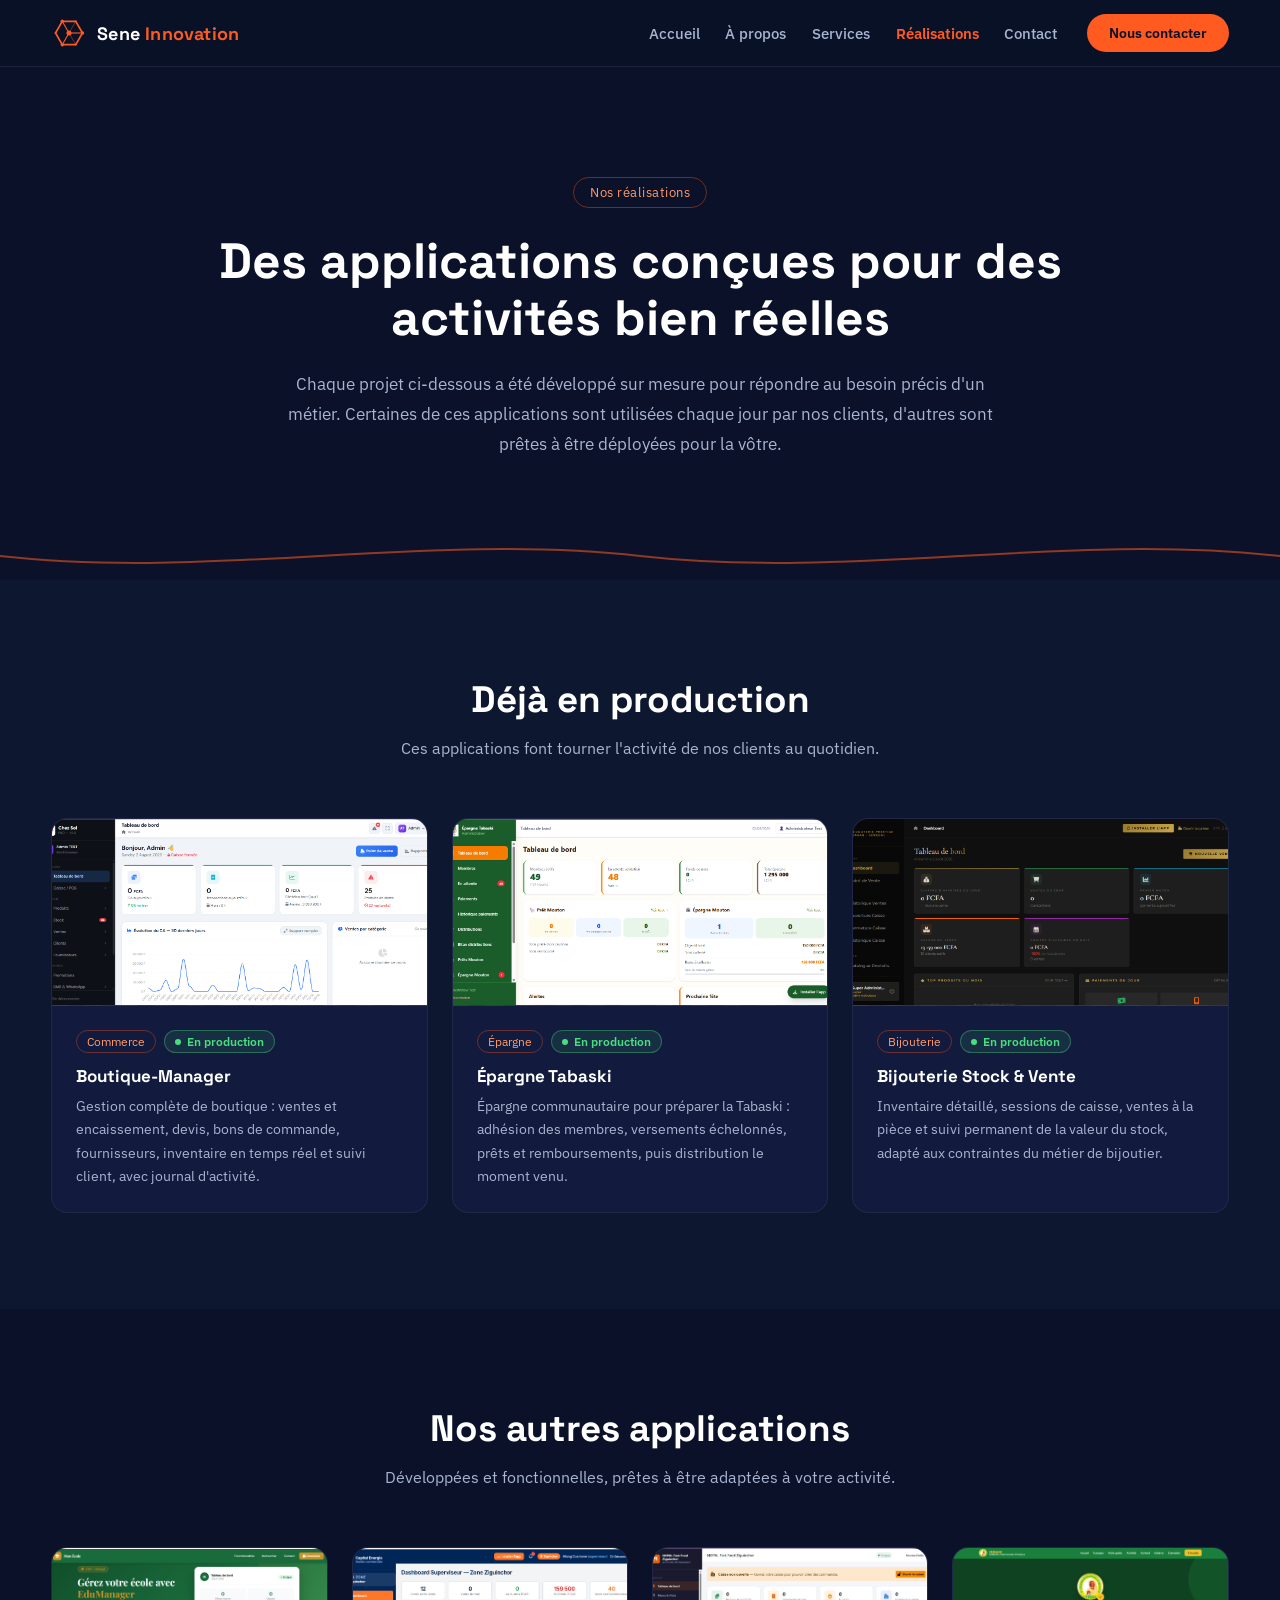
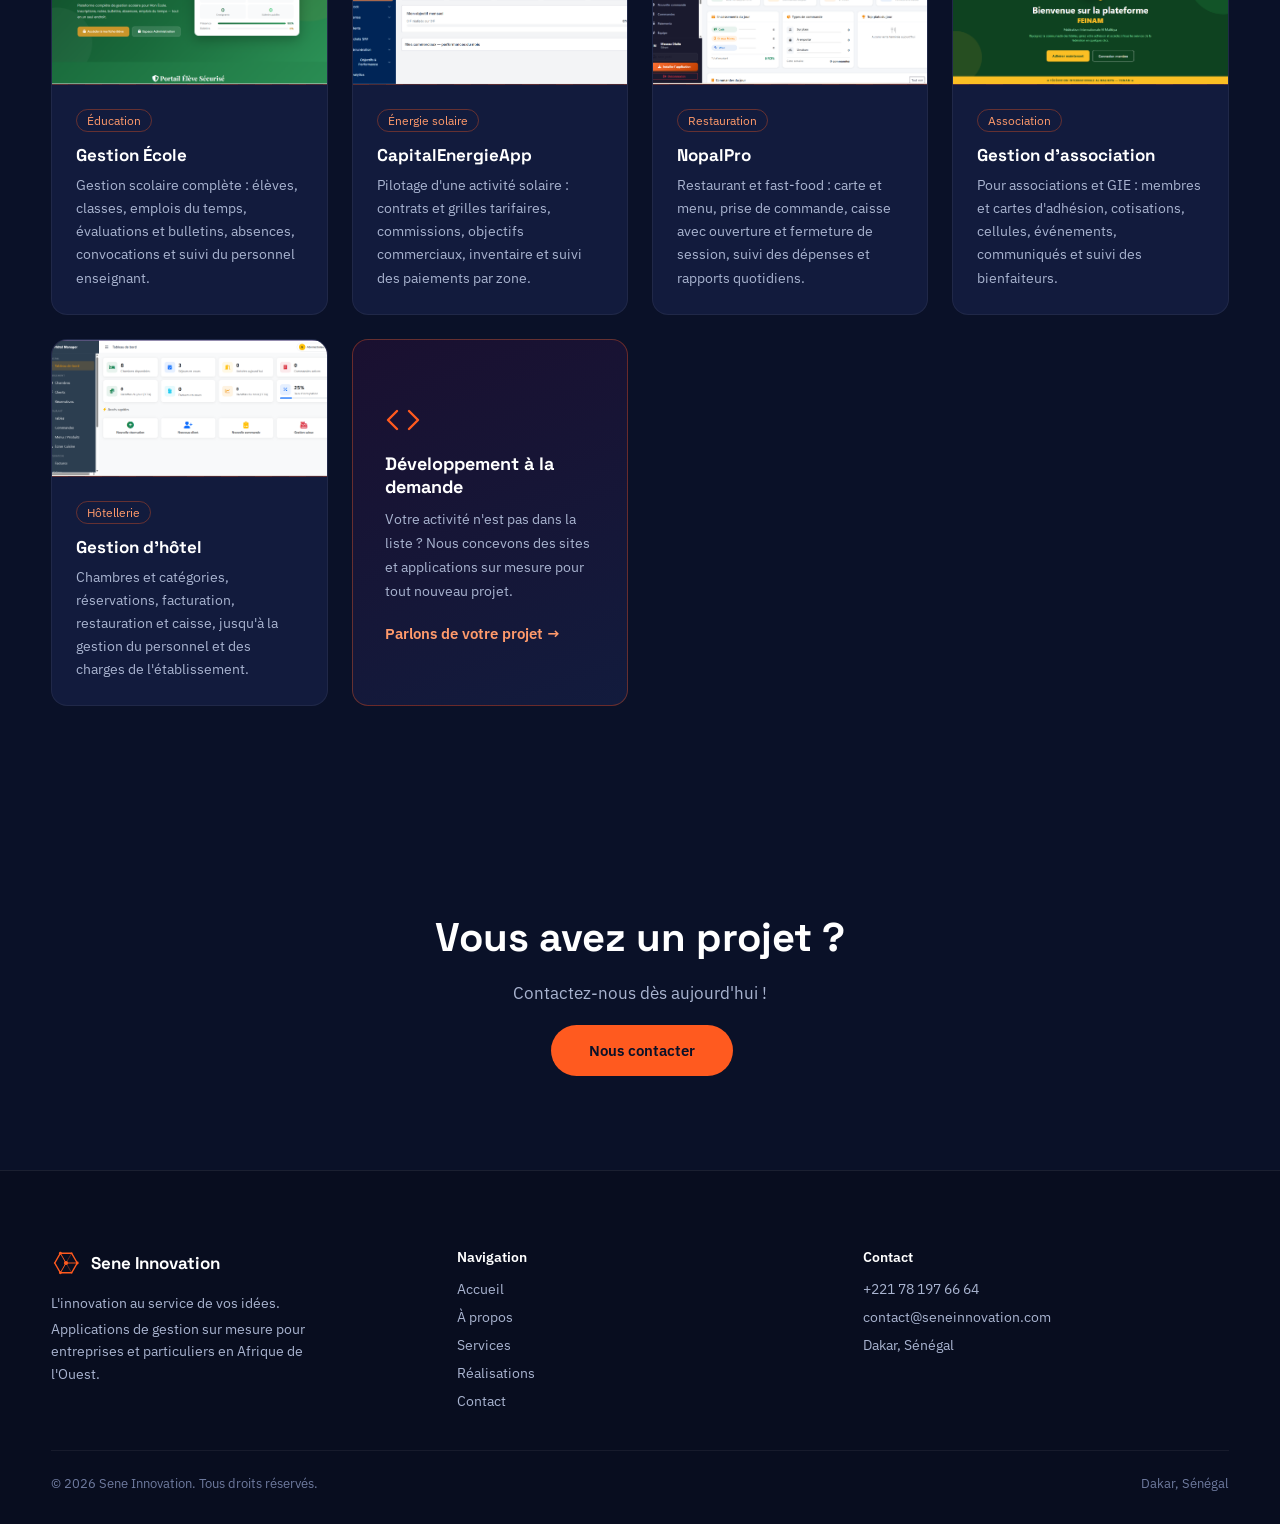
<file: realisations.html>
<!DOCTYPE html>
<html lang="fr">
<head>
<meta charset="utf-8">
<title>Réalisations — Sene Innovation</title>
<meta name="viewport" content="width=device-width, initial-scale=1">
<link rel="icon" href="favicon.ico" sizes="any">
<link rel="icon" href="assets/favicon.svg?v=2" type="image/svg+xml">
<link rel="icon" type="image/png" sizes="32x32" href="assets/favicon-32.png?v=2">
<link rel="icon" type="image/png" sizes="192x192" href="assets/favicon-192.png?v=2">
<link rel="apple-touch-icon" href="assets/apple-touch-icon.png?v=2">
<meta name="theme-color" content="#0A1128">
<link rel="preconnect" href="https://fonts.googleapis.com">
<link href="https://fonts.googleapis.com/css2?family=Space+Grotesk:wght@500;600;700&family=IBM+Plex+Sans:wght@400;500;600&display=swap" rel="stylesheet">
<link rel="stylesheet" href="assets/style.css?v=4">
<noscript><style>[data-reveal]{opacity:1!important;transform:none!important}</style></noscript>
</head>
<body>

<header class="site-header">
  <a href="index.html" class="brand">
    <img src="assets/logo.svg" alt="Sene Innovation">
    <span>Sene <em>Innovation</em></span>
  </a>
  <nav>
    <a href="index.html" class="nav-link">Accueil</a>
    <a href="a-propos.html" class="nav-link">À propos</a>
    <a href="services.html" class="nav-link">Services</a>
    <a href="realisations.html" class="nav-link active">Réalisations</a>
    <a href="contact.html" class="nav-link">Contact</a>
    <a href="contact.html" class="btn-primary">Nous contacter</a>
  </nav>
</header>

<section class="page-hero">
  <span class="eyebrow">Nos réalisations</span>
  <h1>Des applications conçues pour des activités bien réelles</h1>
  <p>Chaque projet ci-dessous a été développé sur mesure pour répondre au besoin précis d'un métier. Certaines de ces applications sont utilisées chaque jour par nos clients, d'autres sont prêtes à être déployées pour la vôtre.</p>
</section>

<svg class="wave-divider" viewBox="0 0 1440 48" preserveAspectRatio="none"><path d="M0,24 C240,48 480,0 720,24 C960,48 1200,0 1440,24" fill="none" stroke="#FF5A1F" stroke-width="2" opacity="0.55"/></svg>

<section class="section section-alt">
  <div class="section-inner" data-reveal>
    <h2 class="section-title centered">Déjà en production</h2>
    <p class="section-lead centered">Ces applications font tourner l'activité de nos clients au quotidien.</p>

    <div class="portfolio-grid compact">

      <div class="portfolio-card compact">
        <div class="portfolio-thumb">
          <img class="thumb-shot" src="assets/captures/boutique-manager.png" alt="Tableau de bord de l'application Boutique-Manager" loading="lazy">
          <span>capture — Boutique-Manager</span>
        </div>
        <div class="body">
          <div class="badge-row">
            <span class="portfolio-badge">Commerce</span>
            <span class="status-badge">En production</span>
          </div>
          <h3>Boutique-Manager</h3>
          <p>Gestion complète de boutique : ventes et encaissement, devis, bons de commande, fournisseurs, inventaire en temps réel et suivi client, avec journal d'activité.</p>
        </div>
      </div>

      <div class="portfolio-card compact">
        <div class="portfolio-thumb">
          <img class="thumb-shot" src="assets/captures/epargne-tabaski.png" alt="Tableau de bord de l'application Épargne Tabaski" loading="lazy">
          <span>capture — Épargne Tabaski</span>
        </div>
        <div class="body">
          <div class="badge-row">
            <span class="portfolio-badge">Épargne</span>
            <span class="status-badge">En production</span>
          </div>
          <h3>Épargne Tabaski</h3>
          <p>Épargne communautaire pour préparer la Tabaski : adhésion des membres, versements échelonnés, prêts et remboursements, puis distribution le moment venu.</p>
        </div>
      </div>

      <div class="portfolio-card compact">
        <div class="portfolio-thumb">
          <img class="thumb-shot" src="assets/captures/bijouterie.png" alt="Tableau de bord de l'application Bijouterie Stock et Vente" loading="lazy">
          <span>capture — Bijouterie Stock &amp; Vente</span>
        </div>
        <div class="body">
          <div class="badge-row">
            <span class="portfolio-badge">Bijouterie</span>
            <span class="status-badge">En production</span>
          </div>
          <h3>Bijouterie Stock &amp; Vente</h3>
          <p>Inventaire détaillé, sessions de caisse, ventes à la pièce et suivi permanent de la valeur du stock, adapté aux contraintes du métier de bijoutier.</p>
        </div>
      </div>

    </div>
  </div>
</section>

<section class="section">
  <div class="section-inner" data-reveal>
    <h2 class="section-title centered">Nos autres applications</h2>
    <p class="section-lead centered">Développées et fonctionnelles, prêtes à être adaptées à votre activité.</p>

    <div class="portfolio-grid compact">

      <div class="portfolio-card compact">
        <div class="portfolio-thumb">
          <img class="thumb-shot" src="assets/captures/gestion-ecole.png" alt="Tableau de bord de l'application Gestion École" loading="lazy">
          <span>capture — Gestion École</span>
        </div>
        <div class="body">
          <div class="badge-row"><span class="portfolio-badge">Éducation</span></div>
          <h3>Gestion École</h3>
          <p>Gestion scolaire complète : élèves, classes, emplois du temps, évaluations et bulletins, absences, convocations et suivi du personnel enseignant.</p>
        </div>
      </div>

      <div class="portfolio-card compact">
        <div class="portfolio-thumb">
          <img class="thumb-shot" src="assets/captures/capital-energie.png" alt="Tableau de bord de l'application CapitalEnergieApp" loading="lazy">
          <span>capture — CapitalEnergieApp</span>
        </div>
        <div class="body">
          <div class="badge-row"><span class="portfolio-badge">Énergie solaire</span></div>
          <h3>CapitalEnergieApp</h3>
          <p>Pilotage d'une activité solaire : contrats et grilles tarifaires, commissions, objectifs commerciaux, inventaire et suivi des paiements par zone.</p>
        </div>
      </div>

      <div class="portfolio-card compact">
        <div class="portfolio-thumb">
          <img class="thumb-shot" src="assets/captures/nopalpro.png" alt="Tableau de bord de l'application NopalPro" loading="lazy">
          <span>capture — NopalPro</span>
        </div>
        <div class="body">
          <div class="badge-row"><span class="portfolio-badge">Restauration</span></div>
          <h3>NopalPro</h3>
          <p>Restaurant et fast-food : carte et menu, prise de commande, caisse avec ouverture et fermeture de session, suivi des dépenses et rapports quotidiens.</p>
        </div>
      </div>

      <div class="portfolio-card compact">
        <div class="portfolio-thumb">
          <img class="thumb-shot" src="assets/captures/feinam.png" alt="Tableau de bord de l'application de gestion d'association FEINAM" loading="lazy">
          <span>capture — Gestion d'association</span>
        </div>
        <div class="body">
          <div class="badge-row"><span class="portfolio-badge">Association</span></div>
          <h3>Gestion d'association</h3>
          <p>Pour associations et GIE : membres et cartes d'adhésion, cotisations, cellules, événements, communiqués et suivi des bienfaiteurs.</p>
        </div>
      </div>

      <div class="portfolio-card compact">
        <div class="portfolio-thumb">
          <img class="thumb-shot" src="assets/captures/hotel.png" alt="Tableau de bord de l'application de gestion d'hôtel" loading="lazy">
          <span>capture — Gestion d'hôtel</span>
        </div>
        <div class="body">
          <div class="badge-row"><span class="portfolio-badge">Hôtellerie</span></div>
          <h3>Gestion d'hôtel</h3>
          <p>Chambres et catégories, réservations, facturation, restauration et caisse, jusqu'à la gestion du personnel et des charges de l'établissement.</p>
        </div>
      </div>

      <div class="portfolio-card cta-card">
        <svg class="svc-icon" viewBox="0 0 24 24" aria-hidden="true"><polyline points="16 18 22 12 16 6"/><polyline points="8 6 2 12 8 18"/></svg>
        <h3>Développement à la demande</h3>
        <p>Votre activité n'est pas dans la liste ? Nous concevons des sites et applications sur mesure pour tout nouveau projet.</p>
        <a href="contact.html" class="link-arrow">Parlons de votre projet →</a>
      </div>

    </div>
  </div>
</section>

<section class="cta-section">
  <div class="cta-inner" data-reveal>
    <h2>Vous avez un projet ?</h2>
    <p>Contactez-nous dès aujourd'hui !</p>
    <a href="contact.html" class="btn-primary" style="padding:16px 38px;font-size:15px;">Nous contacter</a>
  </div>
</section>

<footer class="site-footer">
  <div class="footer-grid">
    <div>
      <div class="footer-brand">
        <img src="assets/logo.svg" alt="Sene Innovation">
        <span>Sene Innovation</span>
      </div>
      <p>L'innovation au service de vos idées.</p>
      <p>Applications de gestion sur mesure pour entreprises et particuliers en Afrique de l'Ouest.</p>
      <!-- Réseaux sociaux : remplacer A_COMPLETER par l'adresse réelle de chaque page.
           Tant qu'un lien n'est pas renseigné, main.js masque automatiquement son bouton,
           ce qui évite de publier un lien mort. -->
      <div class="social-links">
        <a href="https://www.facebook.com/A_COMPLETER" target="_blank" rel="noopener" class="social-link facebook" aria-label="Suivez-nous sur Facebook">
          <svg viewBox="0 0 24 24" aria-hidden="true"><path d="M24 12.07C24 5.4 18.63 0 12 0S0 5.4 0 12.07C0 18.1 4.39 23.1 10.13 24v-8.44H7.08v-3.49h3.05V9.41c0-3.02 1.79-4.69 4.53-4.69 1.31 0 2.68.24 2.68.24v2.97h-1.51c-1.49 0-1.96.93-1.96 1.89v2.25h3.33l-.53 3.49h-2.8V24C19.61 23.1 24 18.1 24 12.07z"/></svg>
        </a>
        <a href="https://www.instagram.com/A_COMPLETER" target="_blank" rel="noopener" class="social-link instagram" aria-label="Suivez-nous sur Instagram">
          <svg viewBox="0 0 24 24" aria-hidden="true"><path d="M12 2.16c3.2 0 3.58.01 4.85.07 1.17.05 1.8.25 2.23.41.56.22.96.48 1.38.9.42.42.68.82.9 1.38.16.42.36 1.06.41 2.23.06 1.27.07 1.65.07 4.85s-.01 3.58-.07 4.85c-.05 1.17-.25 1.8-.41 2.23-.22.56-.48.96-.9 1.38-.42.42-.82.68-1.38.9-.42.16-1.06.36-2.23.41-1.27.06-1.65.07-4.85.07s-3.58-.01-4.85-.07c-1.17-.05-1.8-.25-2.23-.41-.56-.22-.96-.48-1.38-.9-.42-.42-.68-.82-.9-1.38-.16-.42-.36-1.06-.41-2.23-.06-1.27-.07-1.65-.07-4.85s.01-3.58.07-4.85c.05-1.17.25-1.8.41-2.23.22-.56.48-.96.9-1.38.42-.42.82-.68 1.38-.9.42-.16 1.06-.36 2.23-.41 1.27-.06 1.65-.07 4.85-.07M12 0C8.74 0 8.33.01 7.05.07 5.78.13 4.9.33 4.14.63c-.79.31-1.46.72-2.13 1.38C1.35 2.68.94 3.35.63 4.14.33 4.9.13 5.78.07 7.05.01 8.33 0 8.74 0 12s.01 3.67.07 4.95c.06 1.27.26 2.15.56 2.91.31.79.72 1.46 1.38 2.13.67.67 1.34 1.07 2.13 1.38.76.3 1.64.5 2.91.56C8.33 23.99 8.74 24 12 24s3.67-.01 4.95-.07c1.27-.06 2.15-.26 2.91-.56.79-.31 1.46-.71 2.13-1.38.67-.67 1.07-1.34 1.38-2.13.3-.76.5-1.64.56-2.91.06-1.28.07-1.69.07-4.95s-.01-3.67-.07-4.95c-.06-1.27-.26-2.15-.56-2.91-.31-.79-.71-1.46-1.38-2.13C21.32 1.35 20.65.94 19.86.63c-.76-.3-1.64-.5-2.91-.56C15.67.01 15.26 0 12 0z"/><path d="M12 5.84A6.16 6.16 0 1 0 18.16 12 6.16 6.16 0 0 0 12 5.84zM12 16a4 4 0 1 1 4-4 4 4 0 0 1-4 4z"/><circle cx="18.41" cy="5.59" r="1.44"/></svg>
        </a>
        <a href="https://www.tiktok.com/@A_COMPLETER" target="_blank" rel="noopener" class="social-link tiktok" aria-label="Suivez-nous sur TikTok">
          <svg viewBox="0 0 24 24" aria-hidden="true"><path d="M12.53.02C13.84 0 15.14.01 16.44 0c.08 1.53.63 3.09 1.75 4.17 1.12 1.11 2.7 1.62 4.24 1.79v4.03c-1.44-.05-2.89-.35-4.2-.97-.57-.26-1.1-.59-1.62-.93-.01 2.92.01 5.84-.02 8.75-.08 1.4-.54 2.79-1.35 3.94-1.31 1.92-3.58 3.17-5.91 3.21-1.43.08-2.86-.31-4.08-1.03-2.02-1.19-3.44-3.37-3.65-5.71-.02-.5-.03-1-.01-1.49.18-1.9 1.12-3.72 2.58-4.96 1.66-1.44 3.98-2.13 6.15-1.72.02 1.48-.04 2.96-.04 4.44-.99-.32-2.15-.23-3.02.37-.63.41-1.11 1.04-1.36 1.75-.21.51-.15 1.07-.14 1.61.24 1.64 1.82 3.02 3.5 2.87 1.12-.01 2.19-.66 2.77-1.61.19-.33.4-.67.41-1.06.1-1.79.06-3.57.07-5.36.01-4.03-.01-8.05.02-12.07z"/></svg>
        </a>
      </div>
    </div>
    <div>
      <div class="footer-heading">Navigation</div>
      <div class="footer-links">
        <a href="index.html">Accueil</a>
        <a href="a-propos.html">À propos</a>
        <a href="services.html">Services</a>
        <a href="realisations.html">Réalisations</a>
        <a href="contact.html">Contact</a>
      </div>
    </div>
    <div>
      <div class="footer-heading">Contact</div>
      <div class="footer-links">
        <a href="tel:+221781976664">+221 78 197 66 64</a>
        <a href="mailto:contact@seneinnovation.com">contact@seneinnovation.com</a>
        <span>Dakar, Sénégal</span>
      </div>
    </div>
  </div>
  <div class="footer-bottom">
    <span>© 2026 Sene Innovation. Tous droits réservés.</span>
    <span>Dakar, Sénégal</span>
  </div>
</footer>

<script src="assets/main.js?v=4"></script>
</body>
</html>
</file>
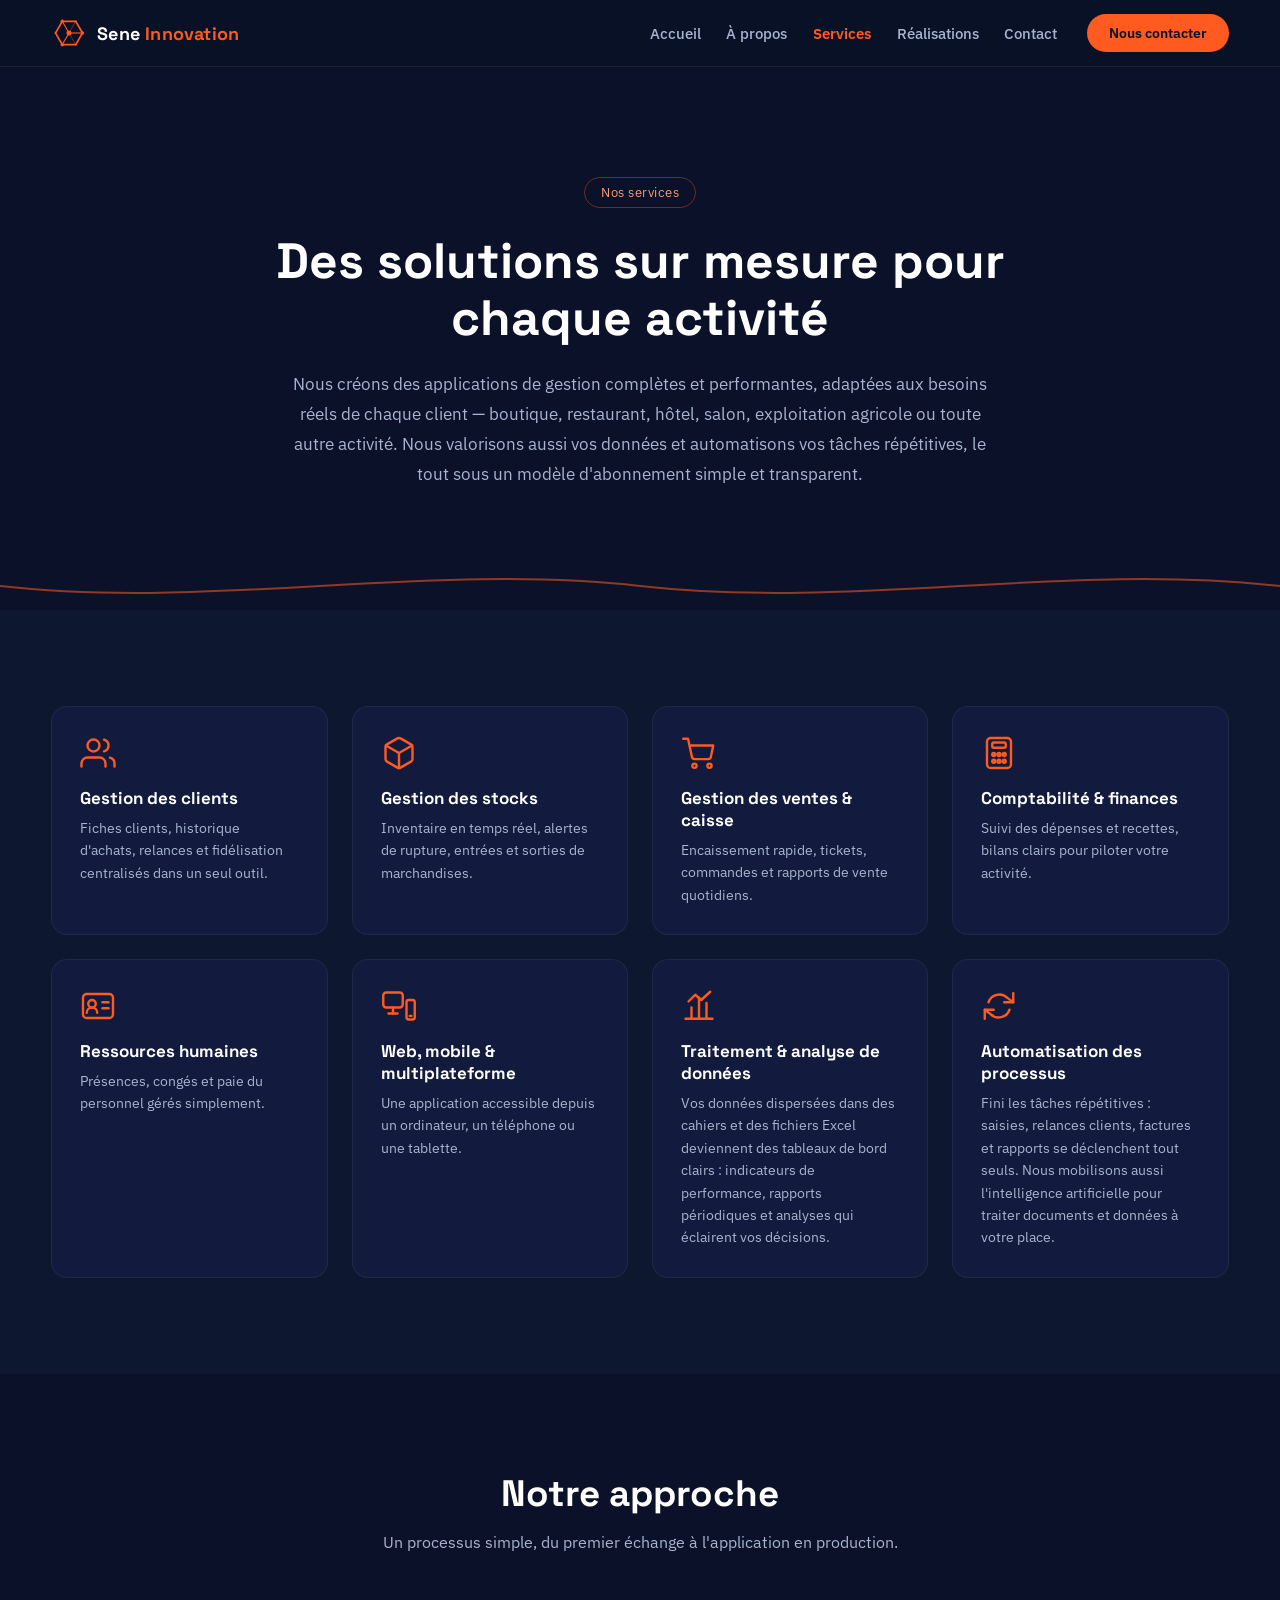
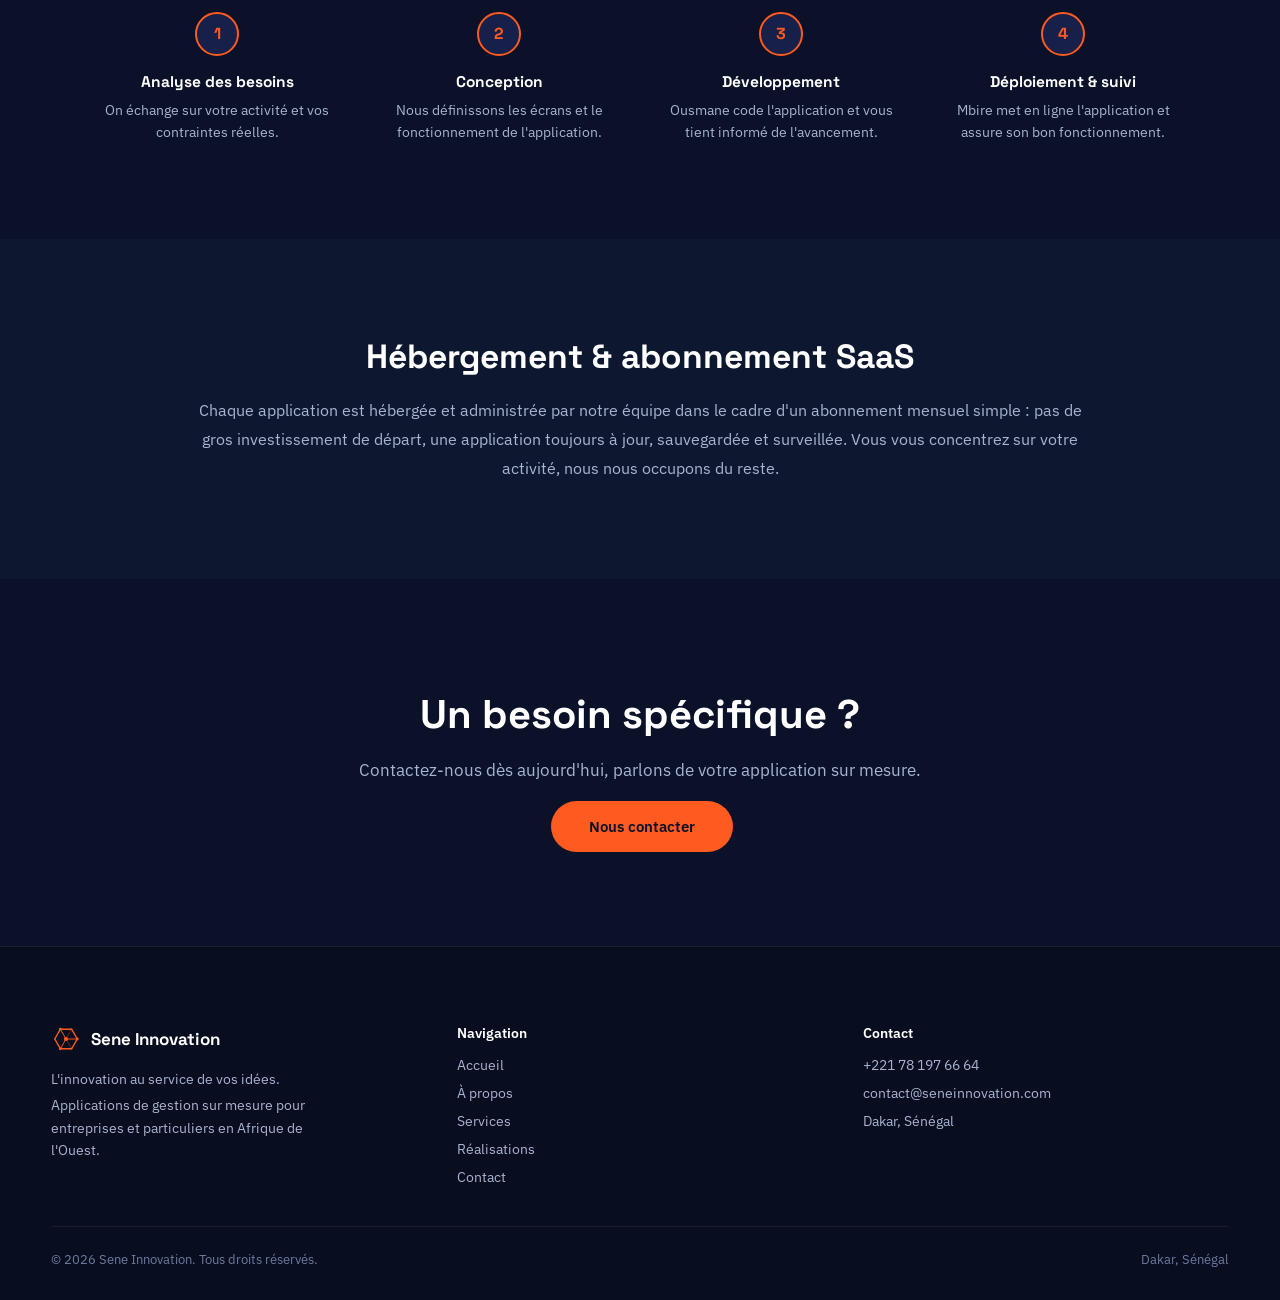
<file: services.html>
<!DOCTYPE html>
<html lang="fr">
<head>
<meta charset="utf-8">
<title>Services — Sene Innovation</title>
<meta name="viewport" content="width=device-width, initial-scale=1">
<link rel="icon" href="favicon.ico" sizes="any">
<link rel="icon" href="assets/favicon.svg?v=2" type="image/svg+xml">
<link rel="icon" type="image/png" sizes="32x32" href="assets/favicon-32.png?v=2">
<link rel="icon" type="image/png" sizes="192x192" href="assets/favicon-192.png?v=2">
<link rel="apple-touch-icon" href="assets/apple-touch-icon.png?v=2">
<meta name="theme-color" content="#0A1128">
<link rel="preconnect" href="https://fonts.googleapis.com">
<link href="https://fonts.googleapis.com/css2?family=Space+Grotesk:wght@500;600;700&family=IBM+Plex+Sans:wght@400;500;600&display=swap" rel="stylesheet">
<link rel="stylesheet" href="assets/style.css?v=4">
<noscript><style>[data-reveal]{opacity:1!important;transform:none!important}</style></noscript>
</head>
<body>

<header class="site-header">
  <a href="index.html" class="brand">
    <img src="assets/logo.svg" alt="Sene Innovation">
    <span>Sene <em>Innovation</em></span>
  </a>
  <nav>
    <a href="index.html" class="nav-link">Accueil</a>
    <a href="a-propos.html" class="nav-link">À propos</a>
    <a href="services.html" class="nav-link active">Services</a>
    <a href="realisations.html" class="nav-link">Réalisations</a>
    <a href="contact.html" class="nav-link">Contact</a>
    <a href="contact.html" class="btn-primary">Nous contacter</a>
  </nav>
</header>

<section class="page-hero">
  <span class="eyebrow">Nos services</span>
  <h1>Des solutions sur mesure pour chaque activité</h1>
  <p>Nous créons des applications de gestion complètes et performantes, adaptées aux besoins réels de chaque client — boutique, restaurant, hôtel, salon, exploitation agricole ou toute autre activité. Nous valorisons aussi vos données et automatisons vos tâches répétitives, le tout sous un modèle d'abonnement simple et transparent.</p>
</section>

<svg class="wave-divider" viewBox="0 0 1440 48" preserveAspectRatio="none"><path d="M0,24 C240,48 480,0 720,24 C960,48 1200,0 1440,24" fill="none" stroke="#FF5A1F" stroke-width="2" opacity="0.55"/></svg>

<section class="section section-alt">
  <div class="section-inner" data-reveal>
    <div class="card-grid">
      <div class="info-card">
        <svg class="svc-icon" viewBox="0 0 24 24" aria-hidden="true"><path d="M17 21v-2a4 4 0 0 0-4-4H5a4 4 0 0 0-4 4v2"/><circle cx="9" cy="7" r="4"/><path d="M23 21v-2a4 4 0 0 0-3-3.87"/><path d="M16 3.13a4 4 0 0 1 0 7.75"/></svg>
        <h3>Gestion des clients</h3>
        <p>Fiches clients, historique d'achats, relances et fidélisation centralisés dans un seul outil.</p>
      </div>
      <div class="info-card">
        <svg class="svc-icon" viewBox="0 0 24 24" aria-hidden="true"><path d="M21 16V8a2 2 0 0 0-1-1.73l-7-4a2 2 0 0 0-2 0l-7 4A2 2 0 0 0 3 8v8a2 2 0 0 0 1 1.73l7 4a2 2 0 0 0 2 0l7-4A2 2 0 0 0 21 16z"/><polyline points="3.27 6.96 12 12.01 20.73 6.96"/><line x1="12" y1="22.08" x2="12" y2="12"/></svg>
        <h3>Gestion des stocks</h3>
        <p>Inventaire en temps réel, alertes de rupture, entrées et sorties de marchandises.</p>
      </div>
      <div class="info-card">
        <svg class="svc-icon" viewBox="0 0 24 24" aria-hidden="true"><circle cx="9" cy="20.5" r="1.4"/><circle cx="19" cy="20.5" r="1.4"/><path d="M1.5 2.5h3.2l2.6 12.2a1.8 1.8 0 0 0 1.8 1.4h9a1.8 1.8 0 0 0 1.8-1.4L21.5 7H6"/></svg>
        <h3>Gestion des ventes &amp; caisse</h3>
        <p>Encaissement rapide, tickets, commandes et rapports de vente quotidiens.</p>
      </div>
      <div class="info-card">
        <svg class="svc-icon" viewBox="0 0 24 24" aria-hidden="true"><rect x="4" y="2" width="16" height="20" rx="2.5"/><rect x="7.5" y="5" width="9" height="3.5" rx="1"/><circle cx="8.5" cy="13" r="1"/><circle cx="12" cy="13" r="1"/><circle cx="15.5" cy="13" r="1"/><circle cx="8.5" cy="17.5" r="1"/><circle cx="12" cy="17.5" r="1"/><circle cx="15.5" cy="17.5" r="1"/></svg>
        <h3>Comptabilité &amp; finances</h3>
        <p>Suivi des dépenses et recettes, bilans clairs pour piloter votre activité.</p>
      </div>
      <div class="info-card">
        <svg class="svc-icon" viewBox="0 0 24 24" aria-hidden="true"><rect x="2" y="4" width="20" height="16" rx="2.5"/><circle cx="8" cy="10.5" r="2.5"/><path d="M4.5 16.5a3.5 3.5 0 0 1 7 0"/><line x1="15" y1="9.5" x2="19" y2="9.5"/><line x1="15" y1="13.5" x2="19" y2="13.5"/></svg>
        <h3>Ressources humaines</h3>
        <p>Présences, congés et paie du personnel gérés simplement.</p>
      </div>
      <div class="info-card">
        <svg class="svc-icon" viewBox="0 0 24 24" aria-hidden="true"><rect x="1.5" y="3" width="13" height="10" rx="2"/><line x1="8" y1="13" x2="8" y2="17"/><line x1="5" y1="17" x2="11" y2="17"/><rect x="17" y="8" width="5.5" height="13" rx="1.5"/><line x1="19.2" y1="18.6" x2="20.3" y2="18.6"/></svg>
        <h3>Web, mobile &amp; multiplateforme</h3>
        <p>Une application accessible depuis un ordinateur, un téléphone ou une tablette.</p>
      </div>
      <div class="info-card">
        <svg class="svc-icon" viewBox="0 0 24 24" aria-hidden="true"><line x1="3" y1="20.5" x2="21" y2="20.5"/><line x1="7" y1="20.5" x2="7" y2="13"/><line x1="12" y1="20.5" x2="12" y2="6.5"/><line x1="17" y1="20.5" x2="17" y2="10"/><polyline points="5 9 9.5 4.5 13.5 8 19.5 2.5"/></svg>
        <h3>Traitement &amp; analyse de données</h3>
        <p>Vos données dispersées dans des cahiers et des fichiers Excel deviennent des tableaux de bord clairs : indicateurs de performance, rapports périodiques et analyses qui éclairent vos décisions.</p>
      </div>
      <div class="info-card">
        <svg class="svc-icon" viewBox="0 0 24 24" aria-hidden="true"><polyline points="21.5 3.5 21.5 9.5 15.5 9.5"/><polyline points="2.5 20.5 2.5 14.5 8.5 14.5"/><path d="M5 9.5a7.6 7.6 0 0 1 12.6-2.9l3.9 2.9"/><path d="M19 14.5a7.6 7.6 0 0 1-12.6 2.9L2.5 14.5"/></svg>
        <h3>Automatisation des processus</h3>
        <p>Fini les tâches répétitives : saisies, relances clients, factures et rapports se déclenchent tout seuls. Nous mobilisons aussi l'intelligence artificielle pour traiter documents et données à votre place.</p>
      </div>
    </div>
  </div>
</section>

<section class="section">
  <div class="section-inner narrow" data-reveal>
    <h2 class="section-title centered">Notre approche</h2>
    <p class="section-lead centered">Un processus simple, du premier échange à l'application en production.</p>
    <div class="process-grid">
      <div class="process-step">
        <div class="step-number">1</div>
        <h3>Analyse des besoins</h3>
        <p>On échange sur votre activité et vos contraintes réelles.</p>
      </div>
      <div class="process-step">
        <div class="step-number">2</div>
        <h3>Conception</h3>
        <p>Nous définissons les écrans et le fonctionnement de l'application.</p>
      </div>
      <div class="process-step">
        <div class="step-number">3</div>
        <h3>Développement</h3>
        <p>Ousmane code l'application et vous tient informé de l'avancement.</p>
      </div>
      <div class="process-step">
        <div class="step-number">4</div>
        <h3>Déploiement &amp; suivi</h3>
        <p>Mbire met en ligne l'application et assure son bon fonctionnement.</p>
      </div>
    </div>
  </div>
</section>

<section class="section section-alt">
  <div class="prose-block" data-reveal>
    <h2>Hébergement &amp; abonnement SaaS</h2>
    <p>Chaque application est hébergée et administrée par notre équipe dans le cadre d'un abonnement mensuel simple : pas de gros investissement de départ, une application toujours à jour, sauvegardée et surveillée. Vous vous concentrez sur votre activité, nous nous occupons du reste.</p>
  </div>
</section>

<section class="cta-section">
  <div class="cta-inner" data-reveal>
    <h2>Un besoin spécifique ?</h2>
    <p>Contactez-nous dès aujourd'hui, parlons de votre application sur mesure.</p>
    <a href="contact.html" class="btn-primary" style="padding:16px 38px;font-size:15px;">Nous contacter</a>
  </div>
</section>

<footer class="site-footer">
  <div class="footer-grid">
    <div>
      <div class="footer-brand">
        <img src="assets/logo.svg" alt="Sene Innovation">
        <span>Sene Innovation</span>
      </div>
      <p>L'innovation au service de vos idées.</p>
      <p>Applications de gestion sur mesure pour entreprises et particuliers en Afrique de l'Ouest.</p>
      <!-- Réseaux sociaux : remplacer A_COMPLETER par l'adresse réelle de chaque page.
           Tant qu'un lien n'est pas renseigné, main.js masque automatiquement son bouton,
           ce qui évite de publier un lien mort. -->
      <div class="social-links">
        <a href="https://www.facebook.com/A_COMPLETER" target="_blank" rel="noopener" class="social-link facebook" aria-label="Suivez-nous sur Facebook">
          <svg viewBox="0 0 24 24" aria-hidden="true"><path d="M24 12.07C24 5.4 18.63 0 12 0S0 5.4 0 12.07C0 18.1 4.39 23.1 10.13 24v-8.44H7.08v-3.49h3.05V9.41c0-3.02 1.79-4.69 4.53-4.69 1.31 0 2.68.24 2.68.24v2.97h-1.51c-1.49 0-1.96.93-1.96 1.89v2.25h3.33l-.53 3.49h-2.8V24C19.61 23.1 24 18.1 24 12.07z"/></svg>
        </a>
        <a href="https://www.instagram.com/A_COMPLETER" target="_blank" rel="noopener" class="social-link instagram" aria-label="Suivez-nous sur Instagram">
          <svg viewBox="0 0 24 24" aria-hidden="true"><path d="M12 2.16c3.2 0 3.58.01 4.85.07 1.17.05 1.8.25 2.23.41.56.22.96.48 1.38.9.42.42.68.82.9 1.38.16.42.36 1.06.41 2.23.06 1.27.07 1.65.07 4.85s-.01 3.58-.07 4.85c-.05 1.17-.25 1.8-.41 2.23-.22.56-.48.96-.9 1.38-.42.42-.82.68-1.38.9-.42.16-1.06.36-2.23.41-1.27.06-1.65.07-4.85.07s-3.58-.01-4.85-.07c-1.17-.05-1.8-.25-2.23-.41-.56-.22-.96-.48-1.38-.9-.42-.42-.68-.82-.9-1.38-.16-.42-.36-1.06-.41-2.23-.06-1.27-.07-1.65-.07-4.85s.01-3.58.07-4.85c.05-1.17.25-1.8.41-2.23.22-.56.48-.96.9-1.38.42-.42.82-.68 1.38-.9.42-.16 1.06-.36 2.23-.41 1.27-.06 1.65-.07 4.85-.07M12 0C8.74 0 8.33.01 7.05.07 5.78.13 4.9.33 4.14.63c-.79.31-1.46.72-2.13 1.38C1.35 2.68.94 3.35.63 4.14.33 4.9.13 5.78.07 7.05.01 8.33 0 8.74 0 12s.01 3.67.07 4.95c.06 1.27.26 2.15.56 2.91.31.79.72 1.46 1.38 2.13.67.67 1.34 1.07 2.13 1.38.76.3 1.64.5 2.91.56C8.33 23.99 8.74 24 12 24s3.67-.01 4.95-.07c1.27-.06 2.15-.26 2.91-.56.79-.31 1.46-.71 2.13-1.38.67-.67 1.07-1.34 1.38-2.13.3-.76.5-1.64.56-2.91.06-1.28.07-1.69.07-4.95s-.01-3.67-.07-4.95c-.06-1.27-.26-2.15-.56-2.91-.31-.79-.71-1.46-1.38-2.13C21.32 1.35 20.65.94 19.86.63c-.76-.3-1.64-.5-2.91-.56C15.67.01 15.26 0 12 0z"/><path d="M12 5.84A6.16 6.16 0 1 0 18.16 12 6.16 6.16 0 0 0 12 5.84zM12 16a4 4 0 1 1 4-4 4 4 0 0 1-4 4z"/><circle cx="18.41" cy="5.59" r="1.44"/></svg>
        </a>
        <a href="https://www.tiktok.com/@A_COMPLETER" target="_blank" rel="noopener" class="social-link tiktok" aria-label="Suivez-nous sur TikTok">
          <svg viewBox="0 0 24 24" aria-hidden="true"><path d="M12.53.02C13.84 0 15.14.01 16.44 0c.08 1.53.63 3.09 1.75 4.17 1.12 1.11 2.7 1.62 4.24 1.79v4.03c-1.44-.05-2.89-.35-4.2-.97-.57-.26-1.1-.59-1.62-.93-.01 2.92.01 5.84-.02 8.75-.08 1.4-.54 2.79-1.35 3.94-1.31 1.92-3.58 3.17-5.91 3.21-1.43.08-2.86-.31-4.08-1.03-2.02-1.19-3.44-3.37-3.65-5.71-.02-.5-.03-1-.01-1.49.18-1.9 1.12-3.72 2.58-4.96 1.66-1.44 3.98-2.13 6.15-1.72.02 1.48-.04 2.96-.04 4.44-.99-.32-2.15-.23-3.02.37-.63.41-1.11 1.04-1.36 1.75-.21.51-.15 1.07-.14 1.61.24 1.64 1.82 3.02 3.5 2.87 1.12-.01 2.19-.66 2.77-1.61.19-.33.4-.67.41-1.06.1-1.79.06-3.57.07-5.36.01-4.03-.01-8.05.02-12.07z"/></svg>
        </a>
      </div>
    </div>
    <div>
      <div class="footer-heading">Navigation</div>
      <div class="footer-links">
        <a href="index.html">Accueil</a>
        <a href="a-propos.html">À propos</a>
        <a href="services.html">Services</a>
        <a href="realisations.html">Réalisations</a>
        <a href="contact.html">Contact</a>
      </div>
    </div>
    <div>
      <div class="footer-heading">Contact</div>
      <div class="footer-links">
        <a href="tel:+221781976664">+221 78 197 66 64</a>
        <a href="mailto:contact@seneinnovation.com">contact@seneinnovation.com</a>
        <span>Dakar, Sénégal</span>
      </div>
    </div>
  </div>
  <div class="footer-bottom">
    <span>© 2026 Sene Innovation. Tous droits réservés.</span>
    <span>Dakar, Sénégal</span>
  </div>
</footer>

<script src="assets/main.js?v=4"></script>
</body>
</html>
</file>
<file: assets/style.css>
:root {
  --bg: #0A1128;
  --bg-alt: #080D1F;
  --card: #121b3d;
  --accent: #FF5A1F;
  --accent-light: #FF7A45;
  --accent-soft: #FF9A6B;
  --text: #ffffff;
  --text-muted: #A9B4D0;
  --text-dim: #6E7A9E;
  --placeholder: #5B6690;
  --border: rgba(255, 255, 255, 0.08);
  --border-soft: rgba(255, 255, 255, 0.06);
  --border-input: rgba(255, 255, 255, 0.1);
  --whatsapp: #25D366;
  --success: #4ADE80;
}

* { box-sizing: border-box; }

body {
  margin: 0;
  background: var(--bg);
  font-family: 'IBM Plex Sans', sans-serif;
  color: var(--text-muted);
}

::selection { background: var(--accent); color: var(--bg); }

a { color: inherit; }

h1, h2, h3 {
  font-family: 'Space Grotesk', sans-serif;
  color: var(--text);
  margin: 0;
}

input::placeholder, textarea::placeholder { color: var(--placeholder); }

@keyframes fadeInUp {
  from { opacity: 0; transform: translateY(26px); }
  to { opacity: 1; transform: translateY(0); }
}

[data-reveal] {
  opacity: 0;
  transform: translateY(28px);
  transition: opacity 0.7s cubic-bezier(.16,.8,.24,1), transform 0.7s cubic-bezier(.16,.8,.24,1);
}
[data-reveal].is-visible {
  opacity: 1;
  transform: translateY(0);
}

/* Header */
.site-header {
  position: sticky;
  top: 0;
  z-index: 50;
  display: flex;
  align-items: center;
  justify-content: space-between;
  flex-wrap: wrap;
  gap: 16px;
  padding: 14px clamp(20px, 4vw, 64px);
  background: rgba(10, 17, 40, 0.94);
  backdrop-filter: blur(10px);
  border-bottom: 1px solid var(--border);
}
.site-header .brand {
  display: flex;
  align-items: center;
  gap: 10px;
  text-decoration: none;
}
.site-header .brand img { width: 36px; height: 36px; display: block; }
.site-header .brand span {
  font-family: 'Space Grotesk', sans-serif;
  font-weight: 700;
  font-size: 18px;
  color: var(--text);
  letter-spacing: 0.2px;
  white-space: nowrap;
}
.site-header .brand span em { color: var(--accent); font-style: normal; }
.site-header nav {
  display: flex;
  align-items: center;
  gap: clamp(14px, 2vw, 28px);
  flex-wrap: wrap;
}
.nav-link {
  font-size: 15px;
  font-weight: 500;
  color: var(--text-muted);
  text-decoration: none;
  white-space: nowrap;
}
.nav-link:hover { color: var(--accent); }
.nav-link.active { color: var(--accent); font-weight: 600; }
.btn-primary {
  margin-left: 4px;
  padding: 10px 22px;
  background: var(--accent);
  color: var(--bg);
  font-weight: 600;
  border: none;
  border-radius: 999px;
  text-decoration: none;
  font-size: 14px;
  white-space: nowrap;
  cursor: pointer;
  transition: background 0.2s ease, transform 0.2s ease;
}
.btn-primary:hover { background: var(--accent-light); }
.btn-primary:active { transform: scale(0.97); }

/* Footer */
.site-footer {
  background: var(--bg-alt);
  border-top: 1px solid var(--border);
  padding: clamp(48px, 6vw, 80px) clamp(20px, 4vw, 64px) 32px;
}
.site-footer .footer-grid {
  max-width: 1200px;
  margin: 0 auto;
  display: grid;
  grid-template-columns: repeat(auto-fit, minmax(220px, 1fr));
  gap: 40px;
}
.site-footer .footer-brand { display: flex; align-items: center; gap: 10px; margin-bottom: 14px; }
.site-footer .footer-brand img { width: 30px; height: 30px; }
.site-footer .footer-brand span { font-family: 'Space Grotesk', sans-serif; font-weight: 700; font-size: 17px; color: var(--text); }
.site-footer p { font-size: 14px; line-height: 1.6; max-width: 280px; margin: 0 0 4px; }
/* Réseaux sociaux : gris au repos, couleur officielle de la plateforme au survol. */
.social-links { display: flex; gap: 12px; margin-top: 18px; }
.social-link {
  display: inline-flex;
  align-items: center;
  justify-content: center;
  width: 38px;
  height: 38px;
  border: 1px solid var(--border);
  border-radius: 10px;
  color: var(--text-dim);
  transition: color 0.2s ease, border-color 0.2s ease, transform 0.2s ease, background 0.2s ease;
}
.social-link svg { width: 18px; height: 18px; fill: currentColor; display: block; }
.social-link:hover { transform: translateY(-3px); }
.social-link.facebook:hover { color: #1877F2; border-color: rgba(24, 119, 242, 0.5); background: rgba(24, 119, 242, 0.1); }
.social-link.instagram:hover { color: #E4405F; border-color: rgba(228, 64, 95, 0.5); background: rgba(228, 64, 95, 0.1); }
.social-link.tiktok:hover { color: #FFFFFF; border-color: rgba(255, 255, 255, 0.45); background: rgba(255, 255, 255, 0.08); }

.site-footer .footer-heading { color: var(--text); font-weight: 600; font-size: 14px; margin-bottom: 14px; }
.site-footer .footer-links { display: flex; flex-direction: column; gap: 10px; font-size: 14px; }
.site-footer .footer-links a { color: var(--text-muted); text-decoration: none; }
.site-footer .footer-links a:hover { color: var(--accent); }
.site-footer .footer-bottom {
  max-width: 1200px;
  margin: 40px auto 0;
  padding-top: 24px;
  border-top: 1px solid var(--border-soft);
  display: flex;
  justify-content: space-between;
  flex-wrap: wrap;
  gap: 12px;
  font-size: 13px;
  color: var(--text-dim);
}

/* Contact page */
.contact-hero {
  max-width: 1000px;
  margin: 0 auto;
  padding: clamp(56px, 10vw, 110px) clamp(20px, 4vw, 64px) clamp(40px, 6vw, 56px);
  text-align: center;
}
.contact-hero .eyebrow {
  display: inline-block;
  padding: 6px 16px;
  border: 1px solid rgba(255, 90, 31, 0.4);
  border-radius: 999px;
  color: var(--accent-soft);
  font-size: 13px;
  letter-spacing: 0.5px;
  margin-bottom: 24px;
  animation: fadeInUp 0.7s cubic-bezier(.16,.8,.24,1) 0.05s both;
}
.contact-hero h1 {
  font-weight: 700;
  font-size: clamp(2rem, 4.5vw, 3.1rem);
  line-height: 1.15;
  margin: 0 0 20px;
  animation: fadeInUp 0.75s cubic-bezier(.16,.8,.24,1) 0.15s both;
}
.contact-hero p {
  font-size: clamp(1rem, 1.3vw, 1.15rem);
  line-height: 1.8;
  max-width: 640px;
  margin: 0 auto;
  animation: fadeInUp 0.75s cubic-bezier(.16,.8,.24,1) 0.28s both;
}

.contact-section {
  padding: 0 clamp(20px, 4vw, 64px) clamp(64px, 8vw, 100px);
}
.contact-grid {
  max-width: 1160px;
  margin: 0 auto;
  display: grid;
  grid-template-columns: minmax(260px, 0.85fr) minmax(300px, 1.15fr);
  gap: clamp(28px, 4vw, 48px);
  align-items: start;
}
@media (max-width: 760px) {
  .contact-grid { grid-template-columns: 1fr; }
}

.contact-list { display: flex; flex-direction: column; gap: 16px; }
.contact-card {
  display: flex;
  align-items: center;
  gap: 16px;
  background: var(--card);
  border: 1px solid var(--border-soft);
  border-radius: 14px;
  padding: 20px;
  text-decoration: none;
  transition: transform 0.2s ease, border-color 0.2s ease;
}
.contact-card:hover { border-color: var(--accent); transform: translateY(-3px); }
.contact-card.whatsapp:hover { border-color: var(--whatsapp); }
.contact-card svg { flex-shrink: 0; }
.contact-card .label { color: var(--text); font-weight: 600; font-size: 14.5px; }
.contact-card .value { color: var(--text-muted); font-size: 14px; }

.contact-form-card {
  background: var(--card);
  border: 1px solid var(--border-soft);
  border-radius: 20px;
  padding: clamp(24px, 3vw, 40px);
}
.contact-form-card h2 { font-size: 20px; margin: 0 0 24px; }
.form-field { display: flex; flex-direction: column; gap: 8px; }
.form-field label { color: var(--text-muted); font-size: 13px; }
.form-field input, .form-field textarea {
  width: 100%;
  box-sizing: border-box;
  padding: 13px 16px;
  background: var(--bg);
  border: 1px solid var(--border-input);
  border-radius: 10px;
  color: var(--text);
  font-family: 'IBM Plex Sans', sans-serif;
  font-size: 14.5px;
}
.form-field textarea { resize: vertical; }
.form-field .optional { color: var(--text-dim); font-size: 12px; }
.contact-form { display: flex; flex-direction: column; gap: 18px; }

/* Piège à robots : invisible pour l'utilisateur, rempli par les spambots */
.hp-field { position: absolute; left: -9999px; opacity: 0; height: 0; width: 0; }

.form-actions { display: flex; align-items: center; flex-wrap: wrap; gap: 14px; }
.form-or { color: var(--text-dim); font-size: 13.5px; }
.submit-btn {
  padding: 15px 28px;
  background: var(--accent);
  color: var(--bg);
  font-weight: 600;
  border: none;
  border-radius: 10px;
  font-size: 15px;
  cursor: pointer;
  transition: transform 0.2s ease, background 0.2s ease, opacity 0.2s ease;
}
.submit-btn:hover { background: var(--accent-light); transform: translateY(-2px); }
.submit-btn:active { transform: scale(0.97); }
.submit-btn:disabled { opacity: 0.55; cursor: wait; transform: none; }

.btn-whatsapp {
  display: inline-flex;
  align-items: center;
  gap: 9px;
  padding: 14px 24px;
  border: 1px solid rgba(37, 211, 102, 0.45);
  border-radius: 10px;
  color: var(--whatsapp);
  font-weight: 600;
  font-size: 14.5px;
  text-decoration: none;
  transition: background 0.2s ease, transform 0.2s ease, border-color 0.2s ease;
}
.btn-whatsapp:hover { background: rgba(37, 211, 102, 0.12); border-color: var(--whatsapp); transform: translateY(-2px); }
.btn-whatsapp svg { flex-shrink: 0; }

.form-status { font-size: 14px; line-height: 1.6; margin: 0; }
.form-status:empty { display: none; }
.form-status.success { color: var(--success); }
.form-status.error { color: var(--accent-light); }

/* Shared building blocks (Accueil, A-Propos, Services, Réalisations) */
.eyebrow {
  display: inline-block;
  padding: 6px 16px;
  border: 1px solid rgba(255, 90, 31, 0.4);
  border-radius: 999px;
  color: var(--accent-soft);
  font-size: 13px;
  letter-spacing: 0.5px;
  margin-bottom: 24px;
  animation: fadeInUp 0.7s cubic-bezier(.16,.8,.24,1) 0.05s both;
}
.page-hero {
  max-width: 1000px;
  margin: 0 auto;
  padding: clamp(56px, 10vw, 110px) clamp(20px, 4vw, 64px) clamp(48px, 6vw, 72px);
  text-align: center;
}
.page-hero h1 {
  font-weight: 700;
  font-size: clamp(2rem, 4.5vw, 3.1rem);
  line-height: 1.15;
  margin: 0 0 24px;
  animation: fadeInUp 0.75s cubic-bezier(.16,.8,.24,1) 0.15s both;
}
.page-hero p {
  font-size: clamp(1rem, 1.3vw, 1.15rem);
  line-height: 1.8;
  max-width: 720px;
  margin: 0 auto;
  animation: fadeInUp 0.75s cubic-bezier(.16,.8,.24,1) 0.28s both;
}

.wave-divider { display: block; width: 100%; height: 48px; }
.wave-divider path {
  stroke-dasharray: 1500;
  stroke-dashoffset: 1500;
  animation: drawLine 1.6s ease 0.3s forwards;
}
@keyframes drawLine { from { stroke-dashoffset: 1500; } to { stroke-dashoffset: 0; } }

.section { padding: clamp(56px, 8vw, 96px) clamp(20px, 4vw, 64px); }
.section-alt { background: #0E1730; }
.section-inner { max-width: 1200px; margin: 0 auto; }
.section-inner.narrow { max-width: 1100px; }
.section-title { font-size: clamp(1.6rem, 3vw, 2.3rem); margin: 0 0 14px; }
.section-title.centered { text-align: center; margin-bottom: 12px; }
.section-lead { font-size: 1rem; line-height: 1.7; max-width: 620px; margin: 0 0 44px; }
.section-lead.centered { margin: 0 auto 56px; text-align: center; }

.card-grid {
  display: grid;
  grid-template-columns: repeat(auto-fit, minmax(230px, 1fr));
  gap: 24px;
}
.info-card {
  background: var(--card);
  border: 1px solid var(--border-soft);
  border-radius: 16px;
  padding: 28px;
  transition: transform 0.25s ease, box-shadow 0.25s ease, border-color 0.25s ease;
}
.info-card:hover { transform: translateY(-6px); box-shadow: 0 16px 30px rgba(0,0,0,0.35); border-color: rgba(255,90,31,0.3); }
.info-card svg { margin-bottom: 16px; }

/* Style commun des icônes métier : tracé fin orange, sans remplissage.
   Chaque activité a son propre dessin, seule la mise en forme est partagée. */
.svc-icon {
  width: 36px;
  height: 36px;
  fill: none;
  stroke: var(--accent);
  stroke-width: 1.6;
  stroke-linecap: round;
  stroke-linejoin: round;
  display: block;
}
.value-card .svc-icon { margin: 0 auto 16px; }
.contact-card .svc-icon { width: 30px; height: 30px; flex-shrink: 0; }
.cta-card .svc-icon { margin-bottom: 14px; }
.info-card h3 { font-size: 17px; margin: 0 0 8px; }
.info-card p { font-size: 14px; line-height: 1.6; margin: 0; }

.link-arrow {
  display: inline-block;
  color: var(--accent-soft);
  font-weight: 600;
  font-size: 15px;
  text-decoration: none;
  transition: color 0.2s ease, transform 0.2s ease;
}
.link-arrow:hover { color: var(--accent); transform: translateX(4px); }

.hero-split {
  max-width: 1280px;
  margin: 0 auto;
  padding: clamp(56px, 10vw, 120px) clamp(20px, 4vw, 64px) clamp(40px, 6vw, 72px);
  display: grid;
  grid-template-columns: minmax(280px, 1.1fr) minmax(240px, 0.9fr);
  gap: clamp(32px, 5vw, 64px);
  align-items: center;
}
@media (max-width: 760px) { .hero-split { grid-template-columns: 1fr; } }
.hero-split h1 {
  font-weight: 700;
  font-size: clamp(2.1rem, 5vw, 3.5rem);
  line-height: 1.12;
  margin: 0 0 20px;
  animation: fadeInUp 0.75s cubic-bezier(.16,.8,.24,1) 0.15s both;
}
.hero-split p {
  font-size: clamp(1rem, 1.4vw, 1.15rem);
  line-height: 1.75;
  max-width: 520px;
  margin: 0 0 36px;
  animation: fadeInUp 0.75s cubic-bezier(.16,.8,.24,1) 0.28s both;
}
.hero-actions { display: flex; gap: 16px; flex-wrap: wrap; animation: fadeInUp 0.75s cubic-bezier(.16,.8,.24,1) 0.4s both; }
.btn-outline {
  padding: 14px 30px;
  border: 1px solid rgba(255,255,255,0.2);
  color: var(--text);
  font-weight: 600;
  border-radius: 10px;
  text-decoration: none;
  font-size: 15px;
  transition: transform 0.2s ease, border-color 0.2s ease, color 0.2s ease;
  display: inline-block;
}
.btn-outline:hover { border-color: var(--accent); color: var(--accent-soft); transform: translateY(-2px); }
.hero-visual {
  aspect-ratio: 1 / 1;
  border-radius: 24px;
  background: linear-gradient(160deg, var(--card), var(--bg));
  border: 1px solid rgba(255, 90, 31, 0.22);
  display: flex;
  align-items: center;
  justify-content: center;
  animation: fadeInUp 0.9s cubic-bezier(.16,.8,.24,1) 0.35s both;
}
.hero-visual img { width: 44%; opacity: 0.92; animation: floatGlow 4.5s ease-in-out 1.2s infinite; }
@keyframes floatGlow {
  0%, 100% { filter: drop-shadow(0 0 12px rgba(255,90,31,0.28)); transform: translateY(0); }
  50% { filter: drop-shadow(0 0 26px rgba(255,90,31,0.5)); transform: translateY(-8px); }
}

.team-grid { display: grid; grid-template-columns: repeat(auto-fit, minmax(200px, 1fr)); gap: 20px; }
.team-grid.wide { grid-template-columns: repeat(auto-fit, minmax(300px, 1fr)); gap: 32px; }
.team-card {
  background: var(--card);
  border: 1px solid var(--border-soft);
  border-radius: 16px;
  padding: 24px;
  text-align: center;
  transition: transform 0.25s ease, box-shadow 0.25s ease;
}
.team-card.large { border-radius: 20px; padding: 36px; text-align: left; }
.team-card:hover { transform: translateY(-6px); box-shadow: 0 16px 30px rgba(0,0,0,0.35); }
.avatar-circle {
  width: 64px; height: 64px; border-radius: 50%;
  background: #16204a; border: 2px solid var(--accent);
  display: flex; align-items: center; justify-content: center;
  font-family: 'Space Grotesk', sans-serif; font-weight: 700; font-size: 19px; color: var(--accent);
  margin: 0 auto 14px;
}
.team-card.large .avatar-circle { width: 76px; height: 76px; font-size: 22px; margin: 0 0 22px; }
.team-card h3 { font-size: 16px; margin: 0 0 4px; }
.team-card.large h3 { font-size: 20px; }
.team-card .role { color: var(--text-muted); font-size: 13px; margin: 0; }
.team-card.large .role { color: var(--accent-soft); font-size: 14px; font-weight: 600; margin: 0 0 18px; }
.team-card.large .bio { color: var(--text-muted); font-size: 14.5px; line-height: 1.75; margin: 0; }

.split-block {
  max-width: 1200px;
  margin: 0 auto;
  display: grid;
  grid-template-columns: minmax(260px, 0.9fr) minmax(260px, 1.1fr);
  gap: clamp(32px, 5vw, 64px);
  align-items: center;
}
@media (max-width: 760px) { .split-block { grid-template-columns: 1fr; } }

.cta-section { padding: clamp(64px, 9vw, 110px) clamp(20px, 4vw, 64px); text-align: center; }
.cta-section .cta-inner { max-width: 680px; margin: 0 auto; }
.cta-section h2 { font-size: clamp(1.7rem, 3.5vw, 2.5rem); margin: 0 0 16px; }
.cta-section p { color: var(--text-muted); font-size: 1.05rem; line-height: 1.7; margin: 0 0 32px; }

.portfolio-grid { display: grid; grid-template-columns: repeat(auto-fit, minmax(260px, 1fr)); gap: 24px; }
.portfolio-grid.compact { grid-template-columns: repeat(auto-fit, minmax(270px, 1fr)); }
.portfolio-card {
  background: var(--card);
  border: 1px solid var(--border-soft);
  border-radius: 16px;
  overflow: hidden;
  transition: transform 0.25s ease, box-shadow 0.25s ease;
}
.portfolio-card:hover { transform: translateY(-6px); box-shadow: 0 16px 30px rgba(0,0,0,0.35); }
/* Aligné sur le format natif des captures d'écran (environ 2,18/1) pour réduire
   le recadrage au strict minimum. Aucun enfant n'est laissé dans le flux normal :
   la hauteur découle donc uniquement de aspect-ratio et ne peut pas être étirée
   par le contenu. */
.portfolio-thumb {
  position: relative;
  aspect-ratio: 2 / 1;
  min-height: 0;
  background: repeating-linear-gradient(135deg, rgba(255,90,31,0.14) 0 12px, rgba(255,90,31,0.05) 12px 24px);
  border-bottom: 1px solid rgba(255,90,31,0.2);
  overflow: hidden;
}
.portfolio-thumb span {
  position: absolute;
  inset: 0;
  display: flex;
  align-items: center;
  justify-content: center;
  font-family: monospace;
  font-size: 12px;
  color: var(--accent-soft);
  text-align: center;
  padding: 0 16px;
}

/* La capture recouvre le motif de remplissage. Si le fichier image est absent,
   main.js retire la balise et le texte de repérage réapparaît. */
.portfolio-thumb .thumb-shot {
  position: absolute;
  inset: 0;
  display: block;
  width: 100%;
  height: 100%;
  object-fit: cover;
  object-position: center;
  z-index: 1;
  transition: transform 0.4s ease;
}
.portfolio-card:hover .thumb-shot { transform: scale(1.04); }

.badge-row { display: flex; flex-wrap: wrap; align-items: center; gap: 8px; margin-bottom: 12px; }
.badge-row .portfolio-badge { margin-bottom: 0; }
.status-badge {
  display: inline-flex;
  align-items: center;
  gap: 6px;
  font-size: 11.5px;
  font-weight: 600;
  color: var(--success);
  background: rgba(74, 222, 128, 0.1);
  border: 1px solid rgba(74, 222, 128, 0.35);
  border-radius: 999px;
  padding: 3px 10px;
}
.status-badge::before {
  content: "";
  width: 6px; height: 6px;
  border-radius: 50%;
  background: var(--success);
}
.portfolio-card .body { padding: 22px; }
.portfolio-card.compact .body { padding: 24px; }
.portfolio-card h3 { font-size: 16px; margin: 0 0 8px; }
.portfolio-card.compact h3 { font-size: 17px; }
.portfolio-card p { font-size: 14px; line-height: 1.65; margin: 0; }
.portfolio-badge {
  display: inline-block;
  font-size: 11.5px;
  color: var(--accent-soft);
  border: 1px solid rgba(255,90,31,0.35);
  border-radius: 999px;
  padding: 3px 10px;
  margin-bottom: 12px;
}
.portfolio-card.cta-card {
  background: linear-gradient(160deg, #1a1030, var(--card));
  border-color: rgba(255,90,31,0.35);
  padding: 32px;
  display: flex;
  flex-direction: column;
  justify-content: center;
}
.portfolio-card.cta-card h3 { font-size: 18px; margin: 0 0 10px; }
.portfolio-card.cta-card p { font-size: 14px; line-height: 1.7; margin: 0 0 20px; }

.process-grid { display: grid; grid-template-columns: repeat(auto-fit, minmax(200px, 1fr)); gap: 28px; }
.process-step { text-align: center; transition: transform 0.25s ease; }
.process-step:hover { transform: translateY(-6px); }
.step-number {
  width: 44px; height: 44px; border-radius: 50%;
  background: #16204a; border: 2px solid var(--accent);
  display: flex; align-items: center; justify-content: center;
  font-family: 'Space Grotesk', sans-serif; font-weight: 700; color: var(--accent);
  margin: 0 auto 16px;
}
.process-step h3 { font-size: 15.5px; margin: 0 0 8px; }
.process-step p { font-size: 13.5px; line-height: 1.6; margin: 0; }

.value-grid { display: grid; grid-template-columns: repeat(auto-fit, minmax(220px, 1fr)); gap: 24px; }
.value-card { text-align: center; padding: 24px; transition: transform 0.25s ease; }
.value-card:hover { transform: translateY(-6px); }
.value-card svg { margin: 0 auto 16px; display: block; }
.value-card h3 { font-size: 16px; margin: 0 0 10px; }
.value-card p { font-size: 14px; line-height: 1.65; margin: 0; }

.prose-block { max-width: 900px; margin: 0 auto; text-align: center; }
.prose-block h2 { font-size: clamp(1.5rem, 3vw, 2.1rem); margin: 0 0 18px; }
.prose-block p { font-size: 1rem; line-height: 1.8; margin: 0; }
</file>
